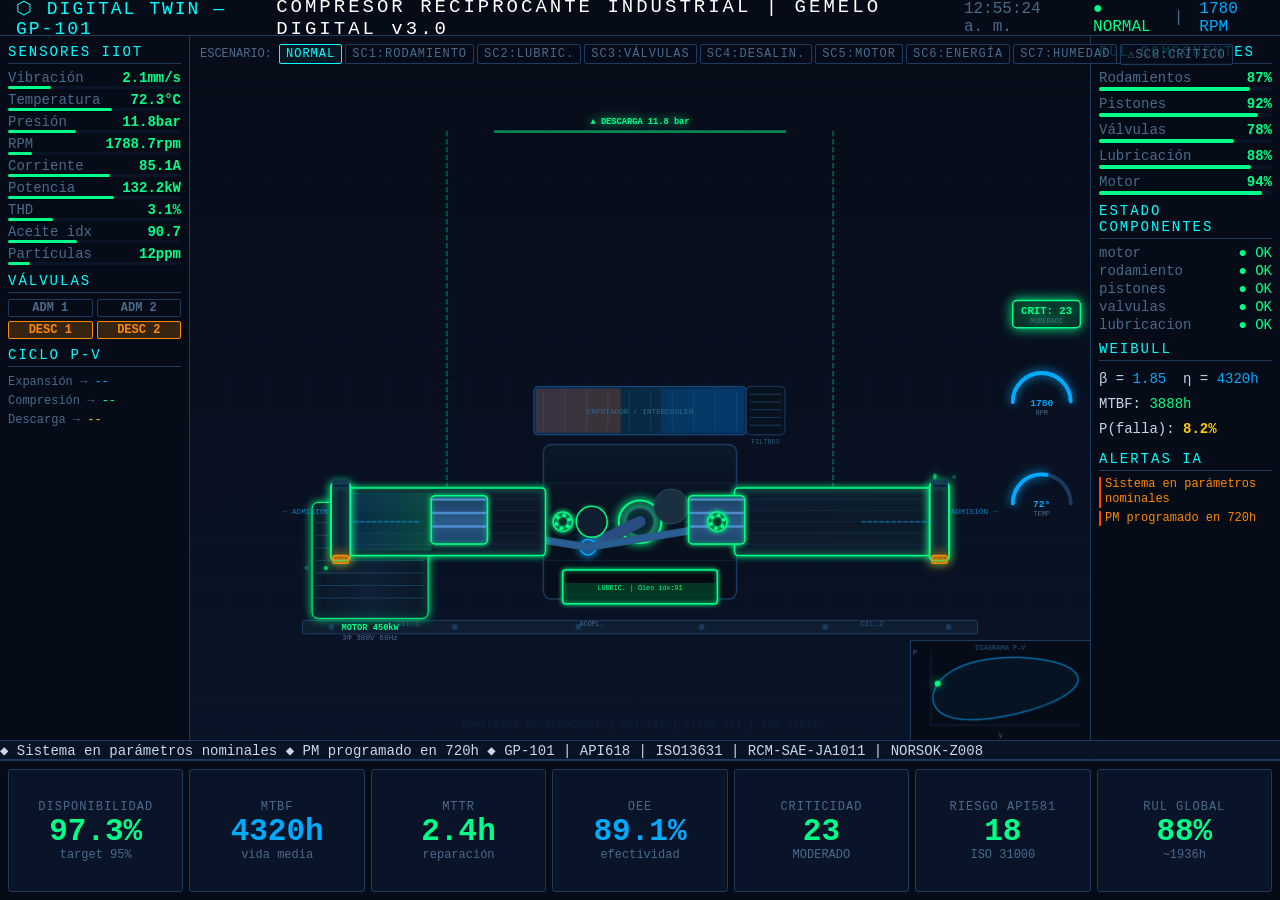
<file: pages/Compressor.html>
<!DOCTYPE html>
<html lang="es">
<head>
<meta charset="UTF-8">
<style>
*{margin:0;padding:0;box-sizing:border-box;font-family:'Courier New',monospace}
body{background:#060c18;color:#c8d8e8;overflow:hidden;width:100%;height:100vh}
canvas{display:block}
#ui{position:absolute;top:0;left:0;right:0;bottom:0;pointer-events:none}

/* Header */
#header{position:absolute;top:0;left:0;right:0;height:36px;background:rgba(6,12,24,0.95);border-bottom:1px solid #1e3a5f;display:flex;align-items:center;justify-content:space-between;padding:0 16px;pointer-events:all}
.logo{color:#00ffff;font-size:18px;letter-spacing:2px}
.htitle{color:#fff;font-size:19px;letter-spacing:3px}
.hright{display:flex;gap:16px;align-items:center;font-size:16px}

/* Side panels */
#left-panel{position:absolute;top:36px;left:0;width:190px;bottom:140px;background:rgba(6,12,24,0.92);border-right:1px solid #1e3a5f;padding:8px;overflow-y:auto;pointer-events:all}
#right-panel{position:absolute;top:36px;right:0;width:190px;bottom:140px;background:rgba(6,12,24,0.92);border-left:1px solid #1e3a5f;padding:8px;overflow-y:auto;pointer-events:all}
#bottom-panel{position:absolute;bottom:0;left:0;right:0;height:140px;background:rgba(6,12,24,0.95);border-top:1px solid #1e3a5f;padding:8px;display:grid;grid-template-columns:repeat(7,1fr);gap:6px;pointer-events:all}

.ptitle{color:#00ffff;font-size:14px;letter-spacing:2px;border-bottom:1px solid #1e3a5f;padding-bottom:3px;margin-bottom:6px;text-transform:uppercase}
.prow{display:flex;justify-content:space-between;font-size:14px;margin-bottom:3px;line-height:1.4}
.plabel{color:#4a6a8a}
.pval{font-weight:bold}
.ok{color:#00ff88}.warn{color:#ffcc00}.crit{color:#ff2244}.blue{color:#00aaff}.purple{color:#aa44ff}

/* KPI cards */
.kpi-card{background:#0a1428;border:1px solid #1e3a5f;border-radius:3px;padding:6px;text-align:center;display:flex;flex-direction:column;justify-content:center}
.kpi-label{font-size:12px;color:#4a6a8a;letter-spacing:1px;text-transform:uppercase;margin-bottom:2px}
.kpi-val{font-size:31px;font-weight:bold;line-height:1}
.kpi-sub{font-size:12px;color:#4a6a8a;margin-top:1px}

/* Gauge */
.gauge-wrap{margin-bottom:8px}
.gauge-label{font-size:14px;color:#4a6a8a;display:flex;justify-content:space-between;margin-bottom:2px}
.gauge-track{height:5px;background:#0a1428;border-radius:3px;overflow:hidden}
.gauge-fill{height:100%;border-radius:3px;transition:width 0.3s}

/* Valve indicator */
.valve-row{display:flex;gap:4px;margin-bottom:4px}
.valve-box{flex:1;height:18px;border-radius:2px;display:flex;align-items:center;justify-content:center;font-size:12px;font-weight:bold;transition:all 0.1s;border:1px solid #1e3a5f}

/* Scenario buttons */
#sc-panel{position:absolute;top:40px;left:196px;right:196px;height:28px;display:flex;gap:3px;align-items:center;padding:0 4px;pointer-events:all;z-index:10}
.sc-btn{background:rgba(6,12,24,0.8);border:1px solid #1e3a5f;color:#4a6a8a;font-size:12px;padding:2px 6px;cursor:pointer;border-radius:2px;font-family:'Courier New',monospace;letter-spacing:1px;transition:all 0.2s;white-space:nowrap}
.sc-btn:hover,.sc-btn.active{border-color:#00ffff;color:#00ffff;background:rgba(0,255,255,0.05)}
.sc-btn.crit.active{border-color:#ff2244;color:#ff2244;background:rgba(255,34,68,0.08)}

/* Alert ticker */
#ticker{position:absolute;bottom:140px;left:0;right:0;height:20px;background:rgba(10,20,40,0.95);border-top:1px solid #1e3a5f;border-bottom:1px solid #1e3a5f;overflow:hidden;display:flex;align-items:center;pointer-events:none}
#ticker-inner{display:flex;gap:40px;white-space:nowrap;font-size:14px;animation:ticker 30s linear infinite}
@keyframes ticker{from{transform:translateX(100vw)}to{transform:translateX(-100%)}}

/* Canvas area */
#canvas-wrap{position:absolute;top:64px;left:190px;right:190px;bottom:160px}

/* PV Diagram */
#pv-canvas{position:absolute;bottom:0;right:0;width:180px;height:100px;border-top:1px solid #1e3a5f;border-left:1px solid #1e3a5f;background:rgba(6,12,24,0.8)}
</style>
</head>
<body>

<!-- Header -->
<div id="header">
  <div class="logo">⬡ DIGITAL TWIN — GP-101</div>
  <div class="htitle">COMPRESOR RECIPROCANTE INDUSTRIAL | GEMELO DIGITAL v3.0</div>
  <div class="hright">
    <span id="clock" style="color:#4a6a8a"></span>
    <span id="mode-badge" style="color:#00ff88;font-size:16px">● NORMAL</span>
    <span style="color:#4a6a8a">|</span>
    <span id="rpm-display" style="color:#00aaff">1780 RPM</span>
  </div>
</div>

<!-- Scenario bar -->
<div id="sc-panel">
  <span style="font-size:12px;color:#4a6a8a;margin-right:4px">ESCENARIO:</span>
</div>

<!-- Canvas -->
<div id="canvas-wrap">
  <canvas id="main-canvas"></canvas>
  <canvas id="pv-canvas"></canvas>
</div>

<!-- Left panel -->
<div id="left-panel">
  <div class="ptitle">Sensores IIoT</div>
  <div id="sensor-rows"></div>
  <div class="ptitle" style="margin-top:8px">Válvulas</div>
  <div class="valve-row">
    <div class="valve-box" id="v-adm1">ADM 1</div>
    <div class="valve-box" id="v-adm2">ADM 2</div>
  </div>
  <div class="valve-row">
    <div class="valve-box" id="v-desc1">DESC 1</div>
    <div class="valve-box" id="v-desc2">DESC 2</div>
  </div>
  <div class="ptitle" style="margin-top:8px">Ciclo P-V</div>
  <div style="font-size:12px;color:#4a6a8a;line-height:1.6">
    <div>Expansión → <span class="blue" id="pv-exp">--</span></div>
    <div>Compresión → <span class="ok" id="pv-comp">--</span></div>
    <div>Descarga → <span class="warn" id="pv-disc">--</span></div>
  </div>
</div>

<!-- Right panel -->
<div id="right-panel">
  <div class="ptitle">RUL Componentes</div>
  <div id="rul-rows"></div>
  <div class="ptitle" style="margin-top:8px">Estado Componentes</div>
  <div id="comp-status"></div>
  <div class="ptitle" style="margin-top:8px">Weibull</div>
  <div id="weibull-info"></div>
  <div class="ptitle" style="margin-top:8px">Alertas IA</div>
  <div id="alerts-mini"></div>
</div>

<!-- Ticker -->
<div id="ticker"><div id="ticker-inner"></div></div>

<!-- Bottom KPIs -->
<div id="bottom-panel">
  <div class="kpi-card"><div class="kpi-label">Disponibilidad</div><div class="kpi-val ok" id="k-disp">97.3%</div><div class="kpi-sub">target 95%</div></div>
  <div class="kpi-card"><div class="kpi-label">MTBF</div><div class="kpi-val blue" id="k-mtbf">4320h</div><div class="kpi-sub">vida media</div></div>
  <div class="kpi-card"><div class="kpi-label">MTTR</div><div class="kpi-val ok" id="k-mttr">2.4h</div><div class="kpi-sub">reparación</div></div>
  <div class="kpi-card"><div class="kpi-label">OEE</div><div class="kpi-val blue" id="k-oee">89.1%</div><div class="kpi-sub">efectividad</div></div>
  <div class="kpi-card"><div class="kpi-label">Criticidad</div><div class="kpi-val" id="k-crit" style="color:#ffcc00">23</div><div class="kpi-sub" id="k-crit-lv">MODERADO</div></div>
  <div class="kpi-card"><div class="kpi-label">Riesgo API581</div><div class="kpi-val" id="k-risk" style="color:#ffcc00">18</div><div class="kpi-sub">ISO 31000</div></div>
  <div class="kpi-card"><div class="kpi-label">RUL Global</div><div class="kpi-val" id="k-rul" style="color:#00ff88">78%</div><div class="kpi-sub" id="k-rul-h">~1840h</div></div>
</div>

<script>
// ===== CANVAS SETUP =====
const wrap = document.getElementById('canvas-wrap');
const canvas = document.getElementById('main-canvas');
const pvCanvas = document.getElementById('pv-canvas');
const ctx = canvas.getContext('2d');
const pvCtx = pvCanvas.getContext('2d');

function resize(){
  canvas.width = wrap.clientWidth;
  canvas.height = wrap.clientHeight;
}
resize();
window.addEventListener('resize', resize);

// ===== SCENARIOS =====
const scenarios = [
  {id:0,name:'NORMAL',mode:'ok',speed:1.0,
   s:{vib:2.1,temp:72,pres:11.8,rpm:1780,curr:85,pow:132,thd:3.1,oil:91,metal:12},
   rul:{rod:87,piston:92,valve:78,lub:88,motor:94},
   crit:23,risk:18,beta:1.85,eta:4320,pfail:8.2,
   alerts:['Sistema en parámetros nominales','PM programado en 720h'],
   comp:{motor:'OK',rodamiento:'OK',pistones:'OK',valvulas:'OK',lubricacion:'OK'},
   vibAmp:2,tempColor:'#00aaff',smokeColor:'rgba(100,180,255,0.15)',bearingNoise:0},
  {id:1,name:'SC1:RODAMIENTO',mode:'warn',speed:0.98,
   s:{vib:5.8,temp:84,pres:11.5,rpm:1775,curr:91,pow:138,thd:3.4,oil:88,metal:28},
   rul:{rod:42,piston:88,valve:75,lub:82,motor:90},
   crit:52,risk:45,beta:2.1,eta:2800,pfail:18.5,
   alerts:['⚠ VIBRACIÓN: 5.8mm/s > límite 4.5','⚠ Partículas: 28ppm > 20ppm'],
   comp:{motor:'OK',rodamiento:'WARN',pistones:'OK',valvulas:'OK',lubricacion:'WARN'},
   vibAmp:7,tempColor:'#ffcc00',smokeColor:'rgba(255,200,50,0.1)',bearingNoise:3},
  {id:2,name:'SC2:LUBRIC.',mode:'warn',speed:0.99,
   s:{vib:3.2,temp:89,pres:11.6,rpm:1782,curr:88,pow:135,thd:3.2,oil:61,metal:52},
   rul:{rod:65,piston:85,valve:72,lub:28,motor:88},
   crit:58,risk:51,beta:2.4,eta:1800,pfail:32.1,
   alerts:['⚠ ACEITE degradado: idx 61','⛔ Partículas: 52ppm CRÍTICO'],
   comp:{motor:'OK',rodamiento:'WARN',pistones:'OK',valvulas:'OK',lubricacion:'CRIT'},
   vibAmp:4,tempColor:'#ff8800',smokeColor:'rgba(255,140,0,0.15)',bearingNoise:1},
  {id:3,name:'SC3:VÁLVULAS',mode:'high',speed:0.95,
   s:{vib:3.8,temp:82,pres:9.1,rpm:1785,curr:98,pow:152,thd:4.1,oil:85,metal:18},
   rul:{rod:81,piston:79,valve:31,lub:80,motor:85},
   crit:67,risk:62,beta:1.6,eta:900,pfail:45.8,
   alerts:['⛔ PRESIÓN BAJA: 9.1bar (-24%)','⛔ VÁLVULA DESCARGA DAÑADA'],
   comp:{motor:'WARN',rodamiento:'OK',pistones:'WARN',valvulas:'CRIT',lubricacion:'OK'},
   vibAmp:5,tempColor:'#ffcc00',smokeColor:'rgba(255,100,0,0.12)',bearingNoise:0},
  {id:4,name:'SC4:DESALIN.',mode:'high',speed:0.97,
   s:{vib:8.2,temp:79,pres:11.7,rpm:1776,curr:94,pow:145,thd:4.8,oil:84,metal:22},
   rul:{rod:38,piston:82,valve:74,lub:78,motor:87},
   crit:71,risk:65,beta:2.8,eta:1200,pfail:38.2,
   alerts:['⛔ VIBRACIÓN AXIAL: 8.2mm/s','⛔ RIESGO FALLA ACOPLAMIENTO'],
   comp:{motor:'OK',rodamiento:'CRIT',pistones:'OK',valvulas:'OK',lubricacion:'OK'},
   vibAmp:12,tempColor:'#ff8800',smokeColor:'rgba(200,100,255,0.1)',bearingNoise:6},
  {id:5,name:'SC5:MOTOR',mode:'high',speed:0.93,
   s:{vib:3.1,temp:108,pres:11.9,rpm:1771,curr:115,pow:168,thd:5.2,oil:79,metal:15},
   rul:{rod:78,piston:80,valve:73,lub:74,motor:22},
   crit:78,risk:72,beta:3.1,eta:800,pfail:55.3,
   alerts:['⛔ TEMP MOTOR: 108°C > 85°C MAX','⛔ SOBRECORRIENTE: 115A > 85A nom'],
   comp:{motor:'CRIT',rodamiento:'OK',pistones:'OK',valvulas:'OK',lubricacion:'WARN'},
   vibAmp:3,tempColor:'#ff2244',smokeColor:'rgba(255,50,50,0.2)',bearingNoise:0},
  {id:6,name:'SC6:ENERGÍA',mode:'warn',speed:0.96,
   s:{vib:3.3,temp:76,pres:11.6,rpm:1758,curr:89,pow:134,thd:12.8,oil:87,metal:14},
   rul:{rod:82,piston:85,valve:76,lub:84,motor:78},
   crit:44,risk:38,beta:1.75,eta:3800,pfail:11.4,
   alerts:['⚠ THD: 12.8% > IEEE519 5%','⚠ VOLTAJE: 368V (-3.2% nominal)'],
   comp:{motor:'WARN',rodamiento:'OK',pistones:'OK',valvulas:'OK',lubricacion:'OK'},
   vibAmp:3,tempColor:'#00aaff',smokeColor:'rgba(100,100,255,0.1)',bearingNoise:0},
  {id:7,name:'SC7:HUMEDAD',mode:'warn',speed:0.99,
   s:{vib:2.8,temp:78,pres:11.7,rpm:1779,curr:86,pow:133,thd:3.3,oil:58,metal:38},
   rul:{rod:71,piston:83,valve:74,lub:35,motor:86},
   crit:55,risk:48,beta:2.2,eta:2200,pfail:22.7,
   alerts:['⛔ HUMEDAD ACEITE: 8.4%','⚠ Partículas: 38ppm corrosión'],
   comp:{motor:'OK',rodamiento:'WARN',pistones:'WARN',valvulas:'OK',lubricacion:'CRIT'},
   vibAmp:3,tempColor:'#00aaff',smokeColor:'rgba(0,200,200,0.1)',bearingNoise:0},
  {id:8,name:'⚠SC8:CRÍTICO',mode:'crit',speed:0.72,
   s:{vib:18.5,temp:126,pres:5.2,rpm:1620,curr:142,pow:188,thd:18.2,oil:21,metal:185},
   rul:{rod:4,piston:8,valve:3,lub:2,motor:7},
   crit:96,risk:94,beta:4.2,eta:120,pfail:98.1,
   alerts:['🔴 VIBRACIÓN EXTREMA: 18.5mm/s','🔴 TEMP: 126°C RIESGO INCENDIO','🔴 RUL < 5% — PARAR AHORA'],
   comp:{motor:'CRIT',rodamiento:'CRIT',pistones:'CRIT',valvulas:'CRIT',lubricacion:'CRIT'},
   vibAmp:22,tempColor:'#ff2244',smokeColor:'rgba(255,0,0,0.25)',bearingNoise:10}
];

let sc = scenarios[0];
let angle = 0;
let frame = 0;
let pvHistory = [];
const N = 2; // cylinders

// ===== KINEMATICS =====
// Slider-crank mechanism: piston position as function of crank angle
function pistonPos(theta, R, L) {
  // R = crank radius, L = connecting rod length
  return R * Math.cos(theta) + Math.sqrt(L*L - R*R * Math.sin(theta)*Math.sin(theta));
}

// ===== COLOR HELPERS =====
function compColor(status){
  return status==='OK'?'#00ff88':status==='WARN'?'#ffcc00':status==='CRIT'?'#ff2244':'#00aaff';
}
function modeColor(m){
  return m==='ok'?'#00ff88':m==='warn'?'#ffcc00':m==='high'?'#ff8800':'#ff2244';
}

// ===== DRAW HELPERS =====
function drawRoundRect(c,x,y,w,h,r,fill,stroke,sw){
  c.beginPath();c.roundRect(x,y,w,h,r);
  if(fill){c.fillStyle=fill;c.fill();}
  if(stroke){c.strokeStyle=stroke;c.lineWidth=sw||1;c.stroke();}
}
function glow(c,col,size){c.shadowColor=col;c.shadowBlur=size;}
function noGlow(c){c.shadowBlur=0;}

// ===== MAIN DRAW =====
function draw() {
  const W = canvas.width, H = canvas.height;
  ctx.clearRect(0,0,W,H);

  // Background
  const bgGrad = ctx.createLinearGradient(0,0,0,H);
  bgGrad.addColorStop(0,'#060c18');
  bgGrad.addColorStop(1,'#0a1428');
  ctx.fillStyle = bgGrad;
  ctx.fillRect(0,0,W,H);

  // Grid
  ctx.strokeStyle='rgba(0,100,180,0.08)';ctx.lineWidth=0.5;
  for(let x=0;x<W;x+=40){ctx.beginPath();ctx.moveTo(x,0);ctx.lineTo(x,H);ctx.stroke();}
  for(let y=0;y<H;y+=40){ctx.beginPath();ctx.moveTo(0,y);ctx.lineTo(W,y);ctx.stroke();}

  // ========= COMPRESSOR LAYOUT =========
  const cx = W/2;
  const baseY = H * 0.82;
  const scale = Math.min(W,H) / 700;

  // Crankshaft geometry
  const R = 60 * scale;   // crank radius
  const L = 160 * scale;  // connecting rod length
  const crankX = cx;
  const crankY = baseY - 100*scale;

  // Vibration noise
  const vibNoise = sc.vibAmp * (Math.random()-0.5) * 0.4 * scale;
  const vibX = sc.mode==='crit' ? vibNoise*Math.sin(frame*0.8) : 0;

  // ---- PLATFORM / BASE ----
  const baseW = W * 0.75;
  const baseX = cx - baseW/2;
  drawRoundRect(ctx, baseX, baseY+2, baseW, 14*scale, 2, '#0f1e30','#1e3a5f',1);
  // Platform bolts
  for(let i=0;i<6;i++){
    const bx = baseX + 30*scale + i*(baseW-60*scale)/5;
    ctx.fillStyle='#1a3a5f';ctx.beginPath();ctx.arc(bx,baseY+9*scale,3*scale,0,Math.PI*2);ctx.fill();
  }

  // ---- MOTOR ELECTRICO (left) ----
  const mX = baseX + 10*scale, mY = baseY - 120*scale, mW = 120*scale, mH = 120*scale;
  const motorColor = compColor(sc.comp.motor);
  // Motor body
  const mGrad = ctx.createLinearGradient(mX,mY,mX+mW,mY);
  mGrad.addColorStop(0,'#0a1828');mGrad.addColorStop(0.5,'#0f2035');mGrad.addColorStop(1,'#0a1828');
  glow(ctx,motorColor,sc.comp.motor==='CRIT'?20:8);
  drawRoundRect(ctx,mX,mY,mW,mH,6,mGrad,motorColor,sc.comp.motor==='CRIT'?2:1);
  noGlow(ctx);
  // Motor cooling fins
  ctx.strokeStyle='#1a3a5a';ctx.lineWidth=1;
  for(let i=0;i<8;i++){
    const fy = mY+8*scale+i*13*scale;
    if(fy < mY+mH-8*scale){ctx.beginPath();ctx.moveTo(mX+4,fy);ctx.lineTo(mX+mW-4,fy);ctx.stroke();}
  }
  // Motor shaft
  ctx.fillStyle='#2a4a6a';
  ctx.fillRect(mX+mW, crankY-5*scale, 30*scale, 10*scale);
  // Label
  ctx.fillStyle=motorColor;ctx.font=`bold ${9*scale}px Courier New`;ctx.textAlign='center';
  ctx.fillText('MOTOR 450kW',mX+mW/2,mY+mH+12*scale);
  ctx.fillStyle='#4a6a8a';ctx.font=`${8*scale}px Courier New`;
  ctx.fillText('3Φ 380V 60Hz',mX+mW/2,mY+mH+22*scale);
  // Status dot
  glow(ctx,motorColor,15);
  ctx.fillStyle=motorColor;ctx.beginPath();ctx.arc(mX+mW-8*scale,mY+8*scale,5*scale,0,Math.PI*2);ctx.fill();
  noGlow(ctx);
  // Temperature glow on motor if overheating
  if(sc.comp.motor==='CRIT'){
    ctx.fillStyle='rgba(255,50,0,0.1)';
    ctx.beginPath();ctx.roundRect(mX,mY,mW,mH,6);ctx.fill();
  }

  // ---- CRANKCASE ----
  const ccX = cx - 100*scale, ccY = crankY - 80*scale, ccW = 200*scale, ccH = 160*scale;
  const ccGrad = ctx.createLinearGradient(ccX,ccY,ccX,ccY+ccH);
  ccGrad.addColorStop(0,'#0a1828');ccGrad.addColorStop(1,'#060c18');
  drawRoundRect(ctx,ccX+vibX,ccY,ccW,ccH,8,ccGrad,'#1a3a5f',1.5);
  // Crankcase ribbing
  ctx.strokeStyle='#0f2035';ctx.lineWidth=1;
  for(let i=1;i<4;i++){ctx.beginPath();ctx.moveTo(ccX+vibX,ccY+i*ccH/4);ctx.lineTo(ccX+vibX+ccW,ccY+i*ccH/4);ctx.stroke();}

  // ---- CRANKSHAFT ----
  const theta = angle; // crank angle
  const crankPinX = crankX + vibX + R * Math.cos(theta);
  const crankPinY = crankY + R * Math.sin(theta);

  // Main bearing (center)
  glow(ctx,compColor(sc.comp.rodamiento),10);
  ctx.fillStyle='#1a2a3a';ctx.beginPath();ctx.arc(crankX+vibX,crankY,22*scale,0,Math.PI*2);ctx.fill();
  ctx.strokeStyle=compColor(sc.comp.rodamiento);ctx.lineWidth=2;ctx.stroke();
  ctx.fillStyle='#0a1428';ctx.beginPath();ctx.arc(crankX+vibX,crankY,14*scale,0,Math.PI*2);ctx.fill();
  ctx.strokeStyle='#2a4a6a';ctx.lineWidth=1.5;ctx.stroke();
  noGlow(ctx);

  // Crank web (arm)
  ctx.strokeStyle='#2a4a7a';ctx.lineWidth=12*scale;ctx.lineCap='round';
  ctx.beginPath();ctx.moveTo(crankX+vibX,crankY);ctx.lineTo(crankPinX,crankPinY);ctx.stroke();
  // Crank web highlight
  ctx.strokeStyle='rgba(40,80,140,0.5)';ctx.lineWidth=8*scale;
  ctx.beginPath();ctx.moveTo(crankX+vibX,crankY);ctx.lineTo(crankPinX,crankPinY);ctx.stroke();

  // Counter weight (opposite)
  const cwX = crankX + vibX - R*0.6*Math.cos(theta);
  const cwY = crankY - R*0.6*Math.sin(theta);
  ctx.fillStyle='#1a3040';ctx.strokeStyle='#2a4a6a';ctx.lineWidth=1;
  ctx.beginPath();ctx.arc(cwX,cwY,18*scale,0,Math.PI*2);ctx.fill();ctx.stroke();

  // Crank pin
  glow(ctx,'#00aaff',8);
  ctx.fillStyle='#1a4a7a';ctx.beginPath();ctx.arc(crankPinX,crankPinY,8*scale,0,Math.PI*2);ctx.fill();
  ctx.strokeStyle='#00aaff';ctx.lineWidth=1.5;ctx.stroke();
  noGlow(ctx);

  // ---- CYLINDERS (2, horizontal opposed) ----
  const cylOffsets = [-1, 1]; // left, right
  const cylY_center = crankY;
  const cylLen = 200 * scale;
  const cylH = 70 * scale;
  const pistonH = 50 * scale;
  const pistonW = 58 * scale;

  cylOffsets.forEach((side,ci) => {
    const cylX0 = crankX + vibX + side * (100*scale); // cylinder start from crank center
    const cylEnd = crankX + vibX + side * (100*scale + cylLen);
    const cylTop = cylY_center - cylH/2;

    // Connecting rod geometry (for this cylinder)
    const pistonTheta = ci===0 ? theta : theta + Math.PI; // opposed
    const pPos = pistonPos(pistonTheta, R, L);
    const pistonCenter = crankX + vibX + side * (100*scale + R + (L - pPos));
    const pistonX = pistonCenter - side * pistonW/2;

    // Connecting rod
    const conRodStartX = crankPinX;
    const conRodStartY = crankPinY;
    const conRodEndX = pistonCenter;
    const conRodEndY = cylY_center;
    ctx.strokeStyle='#2a5a8a';ctx.lineWidth=8*scale;ctx.lineCap='round';
    ctx.beginPath();ctx.moveTo(conRodStartX,conRodStartY);ctx.lineTo(conRodEndX,conRodEndY);ctx.stroke();
    ctx.strokeStyle='rgba(40,100,160,0.4)';ctx.lineWidth=4*scale;
    ctx.beginPath();ctx.moveTo(conRodStartX,conRodStartY);ctx.lineTo(conRodEndX,conRodEndY);ctx.stroke();
    // Wrist pin
    ctx.fillStyle='#3a6a9a';ctx.beginPath();ctx.arc(conRodEndX,conRodEndY,5*scale,0,Math.PI*2);ctx.fill();

    // Cylinder bore (inner)
    const boreDir = side;
    const boreX1 = crankX + vibX + side*100*scale;
    const boreX2 = crankX + vibX + side*(100*scale + cylLen);
    ctx.fillStyle='#040810';
    ctx.fillRect(Math.min(boreX1,boreX2), cylTop+5*scale, cylLen, cylH-10*scale);

    // Cylinder walls (outer)
    const cylColor = compColor(sc.comp.pistones);
    const cylGrad = ctx.createLinearGradient(0,cylTop,0,cylTop+cylH);
    cylGrad.addColorStop(0,'#0f1e30');cylGrad.addColorStop(0.5,'#0a1525');cylGrad.addColorStop(1,'#0f1e30');
    glow(ctx,cylColor,6);
    drawRoundRect(ctx, Math.min(boreX1,boreX2)-2, cylTop, cylLen+4, cylH, 4, cylGrad, cylColor, 1.5);
    noGlow(ctx);
    // Cylinder liner detail
    ctx.strokeStyle='#1a3050';ctx.lineWidth=0.5;
    for(let i=1;i<6;i++){
      const ly = cylTop + i*cylH/6;
      ctx.beginPath();ctx.moveTo(Math.min(boreX1,boreX2),ly);ctx.lineTo(Math.max(boreX1,boreX2),ly);ctx.stroke();
    }

    // Determine piston left edge
    const px = side===1 ? pistonCenter - pistonW : pistonCenter;

    // Piston
    const pistColor = compColor(sc.comp.pistones);
    const pGrad = ctx.createLinearGradient(0,cylTop+5*scale,0,cylTop+cylH-5*scale);
    pGrad.addColorStop(0,'#1a3a5a');pGrad.addColorStop(0.5,'#2a5a8a');pGrad.addColorStop(1,'#1a3a5a');
    glow(ctx,pistColor,sc.comp.pistones==='CRIT'?15:5);
    drawRoundRect(ctx, px, cylTop+8*scale, pistonW, pistonH, 4, pGrad, pistColor, 1.5);
    noGlow(ctx);
    // Piston rings (3)
    ctx.strokeStyle='rgba(100,180,255,0.6)';ctx.lineWidth=2.5;
    for(let r=0;r<3;r++){
      const ry = cylTop+12*scale + r*14*scale;
      ctx.beginPath();ctx.moveTo(px+2,ry);ctx.lineTo(px+pistonW-2,ry);ctx.stroke();
    }

    // Cylinder head
    const headX = side===1 ? Math.max(boreX1,boreX2) : Math.min(boreX1,boreX2)-20*scale;
    const headColor = compColor(sc.comp.valvulas);
    glow(ctx,headColor,8);
    drawRoundRect(ctx, headX, cylTop-5*scale, 20*scale, cylH+10*scale, 4, '#0f1e30', headColor, 2);
    noGlow(ctx);

    // --- VALVES (animated) ---
    // Intake valve opens when piston moves away from head (expansion)
    const expansion = side===1 ? Math.sin(pistonTheta) > 0 : Math.sin(pistonTheta) < 0;
    const discharge = side===1 ? Math.sin(pistonTheta) < 0 : Math.sin(pistonTheta) > 0;
    const valveOpenAdm = expansion && sc.comp.valvulas!=='CRIT';
    const valveOpenDesc = discharge || (sc.comp.valvulas==='CRIT' && Math.random()>0.5);

    // Intake valve (top)
    const viy = cylTop - 8*scale;
    const vic = valveOpenAdm ? '#00ff88' : '#1a3a5a';
    glow(ctx,vic,valveOpenAdm?12:0);
    ctx.fillStyle=valveOpenAdm?'rgba(0,255,136,0.3)':'rgba(10,30,60,0.8)';
    ctx.strokeStyle=vic;ctx.lineWidth=1.5;
    ctx.beginPath();ctx.roundRect(headX+2,viy,16*scale,8*scale,2);ctx.fill();ctx.stroke();
    ctx.fillStyle=vic;ctx.font=`${6*scale}px Courier New`;ctx.textAlign='center';
    ctx.fillText('ADM',headX+10*scale,viy+5*scale);
    noGlow(ctx);

    // Discharge valve (bottom)
    const vdy = cylTop + cylH;
    const vdc = valveOpenDesc ? (sc.comp.valvulas==='CRIT'?'#ff2244':'#ff8800') : '#1a3a5a';
    glow(ctx,vdc,valveOpenDesc?12:0);
    ctx.fillStyle=valveOpenDesc?'rgba(255,136,0,0.3)':'rgba(10,30,60,0.8)';
    ctx.strokeStyle=vdc;ctx.lineWidth=1.5;
    ctx.beginPath();ctx.roundRect(headX+2,vdy,16*scale,8*scale,2);ctx.fill();ctx.stroke();
    ctx.fillStyle=vdc;ctx.font=`${6*scale}px Courier New`;ctx.textAlign='center';
    ctx.fillText('DESC',headX+10*scale,vdy+5*scale);
    noGlow(ctx);

    // Valve update for UI
    if(ci===0){
      updateValveUI(valveOpenAdm,valveOpenDesc,0);
    } else {
      updateValveUI(valveOpenAdm,valveOpenDesc,1);
    }

    // --- COMPRESSED GAS VISUALIZATION ---
    // Gas in cylinder (between piston and head)
    const gasX = side===1 ? pistonCenter : headX+20*scale;
    const gasW = side===1 ? headX - pistonCenter : pistonCenter - headX - 20*scale;
    if(gasW > 2){
      const compression = 1 - Math.abs(gasW) / (cylLen*0.8);
      const alpha = 0.05 + compression*0.2;
      const gasGrad = ctx.createLinearGradient(gasX,0,gasX+gasW,0);
      gasGrad.addColorStop(0,`rgba(0,170,255,${alpha})`);
      gasGrad.addColorStop(1,`rgba(0,255,136,${alpha*1.5})`);
      ctx.fillStyle=gasGrad;
      ctx.fillRect(Math.min(gasX,gasX+gasW),cylTop+5*scale,Math.abs(gasW),cylH-10*scale);
    }

    // --- DISCHARGE PIPE ---
    if(valveOpenDesc){
      // Animated flow particles
      const pipeY = side===1 ? cylTop-12*scale : cylTop+cylH+12*scale;
      for(let p=0;p<3;p++){
        const frac = ((frame*2 + p*30) % 60) / 60;
        const fx = headX + side*frac*40*scale;
        const fy = pipeY + (Math.random()-0.5)*3;
        glow(ctx,'#00ff88',6);
        ctx.fillStyle=`rgba(0,255,136,${0.6-frac*0.5})`;
        ctx.beginPath();ctx.arc(fx,fy,2*scale,0,Math.PI*2);ctx.fill();
        noGlow(ctx);
      }
    }

    // Cylinder label
    ctx.fillStyle='#2a5a8a';ctx.font=`${8*scale}px Courier New`;ctx.textAlign='center';
    ctx.fillText(`CIL.${ci+1}`, crankX+vibX+side*240*scale, baseY+8*scale);
  });

  // ---- ACOPLAMIENTO (coupling between motor and crankshaft) ----
  const coupX = mX + 120*scale;
  const coupY = crankY - 12*scale;
  const coupColor = compColor(sc.comp.rodamiento);
  // Flexible coupling elements
  for(let i=0;i<6;i++){
    const ca = (i/6)*Math.PI*2 + angle*2;
    const ex = (crankX+vibX - 50*scale) + Math.cos(ca)*12*scale;
    const ey = crankY + Math.sin(ca)*12*scale;
    glow(ctx,coupColor,5);
    ctx.fillStyle=i%2===0?'#1a4a7a':'#2a6a9a';
    ctx.beginPath();ctx.arc(ex,ey,4*scale,0,Math.PI*2);ctx.fill();
    noGlow(ctx);
  }
  ctx.fillStyle='#0f1e30';ctx.strokeStyle=coupColor;ctx.lineWidth=1.5;
  ctx.beginPath();ctx.arc(crankX+vibX-50*scale,crankY,16*scale,0,Math.PI*2);ctx.fill();ctx.stroke();
  ctx.fillStyle='#4a6a8a';ctx.font=`${7*scale}px Courier New`;ctx.textAlign='center';
  ctx.fillText('ACOPL.',crankX+vibX-50*scale,baseY+8*scale);

  // ---- LUBRICACION (sump below crankcase) ----
  const lubColor = compColor(sc.comp.lubricacion);
  const sumpX = ccX+vibX+20*scale, sumpY = crankY+50*scale, sumpW = ccW-40*scale, sumpH = 35*scale;
  glow(ctx,lubColor,sc.comp.lubricacion==='CRIT'?12:4);
  drawRoundRect(ctx,sumpX,sumpY,sumpW,sumpH,3,'#040810',lubColor,1.5);
  noGlow(ctx);
  // Oil level
  const oilPct = sc.rul.lub / 100;
  const oilH = sumpH * 0.7;
  const oilGrad = ctx.createLinearGradient(0,sumpY+sumpH-oilH,0,sumpY+sumpH);
  oilGrad.addColorStop(0,`rgba(0,180,80,${oilPct*0.3})`);
  oilGrad.addColorStop(1,`rgba(0,255,136,${oilPct*0.2})`);
  ctx.fillStyle=oilGrad;
  ctx.fillRect(sumpX+2,sumpY+sumpH-oilH*oilPct,sumpW-4,oilH*oilPct);
  // Oil particles animation
  if(sc.comp.lubricacion==='CRIT'){
    for(let p=0;p<4;p++){
      const px2 = sumpX + Math.random()*sumpW;
      const py2 = sumpY + Math.random()*sumpH;
      ctx.fillStyle='rgba(255,80,0,0.4)';
      ctx.beginPath();ctx.arc(px2,py2,1.5*scale,0,Math.PI*2);ctx.fill();
    }
  }
  ctx.fillStyle=lubColor;ctx.font=`${7*scale}px Courier New`;ctx.textAlign='center';
  ctx.fillText(`LUBRIC. | Óleo idx:${sc.s.oil}`,sumpX+sumpW/2,sumpY+sumpH/2+3*scale);

  // ---- ENFRIADOR (intercooler, top) ----
  const icX = ccX+vibX-10*scale, icY = ccY-60*scale, icW = ccW+20*scale, icH = 50*scale;
  const coolGrad = ctx.createLinearGradient(icX,icY,icX+icW,icY);
  coolGrad.addColorStop(0,'rgba(0,100,200,0.3)');coolGrad.addColorStop(0.5,'rgba(0,170,255,0.15)');coolGrad.addColorStop(1,'rgba(0,100,200,0.3)');
  drawRoundRect(ctx,icX,icY,icW,icH,4,'#08121f','#1a4a7a',1);
  ctx.fillStyle=coolGrad;ctx.beginPath();ctx.roundRect(icX,icY,icW,icH,4);ctx.fill();
  // Cooling tubes
  ctx.strokeStyle='#1a3a6a';ctx.lineWidth=1;
  for(let i=0;i<10;i++){
    const tx = icX+10*scale + i*(icW-20*scale)/9;
    ctx.beginPath();ctx.moveTo(tx,icY+5*scale);ctx.lineTo(tx,icY+icH-5*scale);ctx.stroke();
  }
  // Hot side indicator
  ctx.fillStyle='rgba(255,80,0,0.2)';ctx.fillRect(icX+2,icY+2,icW*0.4,icH-4);
  // Cold side indicator
  ctx.fillStyle='rgba(0,100,200,0.2)';ctx.fillRect(icX+icW*0.6,icY+2,icW*0.4-2,icH-4);
  ctx.fillStyle='#2a6a8a';ctx.font=`${8*scale}px Courier New`;ctx.textAlign='center';
  ctx.fillText('ENFRIADOR / INTERCOOLER',icX+icW/2,icY+icH/2+3*scale);

  // ---- FILTROS ----
  const fX = ccX+vibX+ccW+10*scale, fY = icY, fW = 40*scale, fH = 50*scale;
  drawRoundRect(ctx,fX,fY,fW,fH,4,'#08121f','#1a3a5f',1);
  ctx.strokeStyle='#1a3a5a';ctx.lineWidth=1;
  for(let i=0;i<5;i++){ctx.beginPath();ctx.moveTo(fX+4,fY+8*scale+i*8*scale);ctx.lineTo(fX+fW-4,fY+8*scale+i*8*scale);ctx.stroke();}
  ctx.fillStyle='#2a5a7a';ctx.font=`${7*scale}px Courier New`;ctx.textAlign='center';
  ctx.fillText('FILTROS',fX+fW/2,fY+fH+10*scale);

  // ---- DISCHARGE MANIFOLD ----
  const discY = H*0.1;
  ctx.strokeStyle='rgba(0,255,136,0.5)';ctx.lineWidth=3*scale;
  ctx.beginPath();ctx.moveTo(ccX+vibX-50*scale,discY);ctx.lineTo(ccX+vibX+ccW+50*scale,discY);ctx.stroke();
  // Pressure label
  glow(ctx,'#00ff88',8);
  ctx.fillStyle='#00ff88';ctx.font=`bold ${9*scale}px Courier New`;ctx.textAlign='center';
  ctx.fillText(`▲ DESCARGA ${sc.s.pres.toFixed(1)} bar`,cx,discY-8*scale);
  noGlow(ctx);
  // Pipe down from cylinders
  ctx.strokeStyle='rgba(0,255,136,0.3)';ctx.lineWidth=2*scale;ctx.setLineDash([4,4]);
  ctx.beginPath();ctx.moveTo(crankX+vibX-200*scale,discY);ctx.lineTo(crankX+vibX-200*scale,cylY_center-cylH/2);ctx.stroke();
  ctx.beginPath();ctx.moveTo(crankX+vibX+200*scale,discY);ctx.lineTo(crankX+vibX+200*scale,cylY_center-cylH/2);ctx.stroke();
  ctx.setLineDash([]);

  // ---- INTAKE MANIFOLD ----
  ctx.strokeStyle='rgba(0,170,255,0.4)';ctx.lineWidth=2*scale;ctx.setLineDash([3,3]);
  ctx.beginPath();ctx.moveTo(crankX+vibX-230*scale,cylY_center);ctx.lineTo(crankX+vibX-100*scale-cylLen,cylY_center);ctx.stroke();
  ctx.beginPath();ctx.moveTo(crankX+vibX+230*scale,cylY_center);ctx.lineTo(crankX+vibX+100*scale+cylLen,cylY_center);ctx.stroke();
  ctx.setLineDash([]);
  ctx.fillStyle='rgba(0,170,255,0.7)';ctx.font=`${8*scale}px Courier New`;ctx.textAlign='left';
  ctx.fillText('← ADMISIÓN',crankX+vibX-370*scale,cylY_center-8*scale);
  ctx.textAlign='right';ctx.fillText('ADMISIÓN →',crankX+vibX+370*scale,cylY_center-8*scale);

  // ---- SMOKE / EXHAUST VISUALIZATION ----
  if(sc.mode==='crit'||sc.mode==='high'){
    for(let i=0;i<5;i++){
      const sx = cx + (Math.random()-0.5)*50*scale;
      const sy = (H*0.05) - ((frame + i*20) % 60)*scale*0.3;
      const alpha = 0.3 - ((frame+i*20)%60)/200;
      ctx.fillStyle=sc.smokeColor.replace('0.2',alpha.toFixed(2));
      ctx.beginPath();ctx.arc(sx,sy,8*scale*(0.5+alpha),0,Math.PI*2);ctx.fill();
    }
  }

  // ---- BEARING INDICATORS ----
  const brgPositions = [
    {x:crankX+vibX-80*scale, y:crankY},
    {x:crankX+vibX+80*scale, y:crankY}
  ];
  brgPositions.forEach(bp=>{
    const bc = compColor(sc.comp.rodamiento);
    glow(ctx,bc,sc.comp.rodamiento==='CRIT'?15:5);
    ctx.fillStyle='#0a1828';ctx.strokeStyle=bc;ctx.lineWidth=1.5;
    ctx.beginPath();ctx.arc(bp.x,bp.y,10*scale,0,Math.PI*2);ctx.fill();ctx.stroke();
    // Inner ring
    ctx.fillStyle='#050e1a';ctx.strokeStyle=bc;ctx.lineWidth=0.5;
    ctx.beginPath();ctx.arc(bp.x,bp.y,5*scale,0,Math.PI*2);ctx.fill();ctx.stroke();
    // Rolling elements
    for(let b=0;b<6;b++){
      const ba = (b/6)*Math.PI*2 + angle*3;
      const bex = bp.x + Math.cos(ba)*7*scale, bey = bp.y + Math.sin(ba)*7*scale;
      ctx.fillStyle=bc;ctx.beginPath();ctx.arc(bex,bey,2*scale,0,Math.PI*2);ctx.fill();
    }
    noGlow(ctx);
  });

  // ---- RPM INDICATOR ----
  const rpmArcX = W-50*scale, rpmArcY = H*0.5;
  const rpmNorm = sc.s.rpm / 1800;
  const rpmAngle = -Math.PI + rpmNorm * Math.PI;
  ctx.strokeStyle='#1a3a5f';ctx.lineWidth=4*scale;
  ctx.beginPath();ctx.arc(rpmArcX,rpmArcY,30*scale,-Math.PI,0);ctx.stroke();
  glow(ctx,'#00aaff',10);
  ctx.strokeStyle='#00aaff';ctx.lineWidth=4*scale;
  ctx.beginPath();ctx.arc(rpmArcX,rpmArcY,30*scale,-Math.PI,rpmAngle);ctx.stroke();
  noGlow(ctx);
  ctx.fillStyle='#00aaff';ctx.font=`bold ${10*scale}px Courier New`;ctx.textAlign='center';
  ctx.fillText(sc.s.rpm,rpmArcX,rpmArcY+4*scale);
  ctx.fillStyle='#4a6a8a';ctx.font=`${7*scale}px Courier New`;
  ctx.fillText('RPM',rpmArcX,rpmArcY+13*scale);

  // ---- TEMP GAUGE ----
  const tempGaugeX = W-50*scale, tempGaugeY = H*0.65;
  const tempNorm = Math.min(sc.s.temp/130,1);
  const tempCol = sc.s.temp>100?'#ff2244':sc.s.temp>85?'#ff8800':'#00aaff';
  ctx.strokeStyle='#1a3a5f';ctx.lineWidth=4*scale;
  ctx.beginPath();ctx.arc(tempGaugeX,tempGaugeY,30*scale,-Math.PI,0);ctx.stroke();
  glow(ctx,tempCol,10);
  ctx.strokeStyle=tempCol;ctx.lineWidth=4*scale;
  ctx.beginPath();ctx.arc(tempGaugeX,tempGaugeY,30*scale,-Math.PI,-Math.PI+tempNorm*Math.PI);ctx.stroke();
  noGlow(ctx);
  ctx.fillStyle=tempCol;ctx.font=`bold ${10*scale}px Courier New`;ctx.textAlign='center';
  ctx.fillText(sc.s.temp+'°',tempGaugeX,tempGaugeY+4*scale);
  ctx.fillStyle='#4a6a8a';ctx.font=`${7*scale}px Courier New`;
  ctx.fillText('TEMP',tempGaugeX,tempGaugeY+13*scale);

  // ---- CRITICALITY BADGE ----
  const critColor = sc.crit>80?'#ff2244':sc.crit>60?'#ff8800':sc.crit>40?'#ffcc00':'#00ff88';
  glow(ctx,critColor,12);
  ctx.strokeStyle=critColor;ctx.lineWidth=1.5;ctx.fillStyle='rgba(6,12,24,0.9)';
  ctx.beginPath();ctx.roundRect(W-80*scale,H*0.35,70*scale,28*scale,4);ctx.fill();ctx.stroke();
  ctx.fillStyle=critColor;ctx.font=`bold ${11*scale}px Courier New`;ctx.textAlign='center';
  ctx.fillText('CRIT: '+sc.crit,W-45*scale,H*0.35+14*scale);
  ctx.fillStyle='#4a6a8a';ctx.font=`${7*scale}px Courier New`;
  ctx.fillText(sc.crit>80?'CRÍTICO':sc.crit>60?'MUY ALTO':sc.crit>40?'ALTO':sc.crit>20?'MODERADO':'BAJO',W-45*scale,H*0.35+23*scale);
  noGlow(ctx);

  // ---- TITLE WATERMARK ----
  ctx.fillStyle='rgba(30,58,95,0.2)';ctx.font=`bold ${11*scale}px Courier New`;ctx.textAlign='center';
  ctx.fillText('COMPRESOR RECIPROCANTE | API 618 | CLASE III | ISO 13631',cx,H-12*scale);

  // ---- PV DIAGRAM ----
  drawPV(pistonPos(angle,R,L), R, L);
}

// ===== PV DIAGRAM =====
let pvAngle = 0;
function drawPV(pos, R, L) {
  const pw = pvCanvas.width = 180, ph = pvCanvas.height = 100;
  pvCtx.fillStyle='rgba(6,12,24,0.95)';pvCtx.fillRect(0,0,pw,ph);
  pvCtx.strokeStyle='#1e3a5f';pvCtx.lineWidth=0.5;
  pvCtx.beginPath();pvCtx.moveTo(20,10);pvCtx.lineTo(20,ph-15);pvCtx.lineTo(pw-10,ph-15);pvCtx.stroke();
  pvCtx.fillStyle='#4a6a8a';pvCtx.font='7px Courier New';pvCtx.textAlign='left';
  pvCtx.fillText('P',2,14);pvCtx.textAlign='center';pvCtx.fillText('V',pw/2,ph-2);
  pvCtx.fillStyle='#2a5a8a';pvCtx.font='7px Courier New';pvCtx.fillText('DIAGRAMA P-V',pw/2,9);

  // Generate PV cycle
  const pts = [];
  for(let a=0;a<Math.PI*2;a+=0.1){
    const x = pistonPos(a,R,L);
    const normV = (x - (L-R)) / (2*R);
    const normP = 0.5 + 0.45*Math.sin(a + 0.3);
    pts.push({vx: 22 + normV*(pw-34), py: (ph-17) - normP*(ph-30)});
  }
  pvCtx.strokeStyle='rgba(0,170,255,0.6)';pvCtx.lineWidth=1.5;pvCtx.beginPath();
  pts.forEach((p,i)=>i===0?pvCtx.moveTo(p.vx,p.py):pvCtx.lineTo(p.vx,p.py));
  pvCtx.closePath();pvCtx.stroke();
  // Fill
  pvCtx.fillStyle='rgba(0,170,255,0.05)';pvCtx.fill();
  // Current point
  const curV = (pos-(L-R))/(2*R);
  const curP = 0.5 + 0.45*Math.sin(angle+0.3);
  const cx2 = 22+curV*(pw-34), cy2 = (ph-17)-curP*(ph-30);
  pvCtx.fillStyle='#00ff88';pvCtx.shadowColor='#00ff88';pvCtx.shadowBlur=8;
  pvCtx.beginPath();pvCtx.arc(cx2,cy2,3,0,Math.PI*2);pvCtx.fill();
  pvCtx.shadowBlur=0;
}

// ===== VALVE UI =====
let valveStates = [[false,false],[false,false]];
function updateValveUI(adm,desc,ci){
  valveStates[ci]=[adm,desc];
  const admEl = document.getElementById(`v-adm${ci+1}`);
  const descEl = document.getElementById(`v-desc${ci+1}`);
  if(admEl){admEl.style.background=adm?'rgba(0,255,136,0.2)':'transparent';admEl.style.borderColor=adm?'#00ff88':'#1e3a5f';admEl.style.color=adm?'#00ff88':'#4a6a8a';}
  if(descEl){descEl.style.background=desc?'rgba(255,136,0,0.2)':'transparent';descEl.style.borderColor=desc?'#ff8800':'#1e3a5f';descEl.style.color=desc?'#ff8800':'#4a6a8a';}
}

// ===== RIGHT PANEL =====
function updateRightPanel(){
  // RUL
  const rul = document.getElementById('rul-rows');
  if(rul){
    const comps = [{k:'rod',n:'Rodamientos'},{k:'piston',n:'Pistones'},{k:'valve',n:'Válvulas'},{k:'lub',n:'Lubricación'},{k:'motor',n:'Motor'}];
    rul.innerHTML = comps.map(c=>{
      const v = sc.rul[c.k];
      const col = v>60?'#00ff88':v>30?'#ffcc00':'#ff2244';
      return `<div style="margin-bottom:5px"><div style="display:flex;justify-content:space-between;font-size:14px;margin-bottom:1px"><span style="color:#4a6a8a">${c.n}</span><span style="color:${col};font-weight:bold">${v}%</span></div><div style="height:4px;background:#0a1428;border-radius:2px"><div style="width:${v}%;height:100%;background:${col};border-radius:2px"></div></div></div>`;
    }).join('');
  }
  // Component status
  const cs = document.getElementById('comp-status');
  if(cs){
    const map = {OK:'#00ff88',WARN:'#ffcc00',CRIT:'#ff2244'};
    cs.innerHTML = Object.entries(sc.comp).map(([k,v])=>`<div style="display:flex;justify-content:space-between;font-size:14px;margin-bottom:2px"><span style="color:#4a6a8a">${k}</span><span style="color:${map[v]||'#00ff88'}">● ${v}</span></div>`).join('');
  }
  // Weibull
  const wb = document.getElementById('weibull-info');
  if(wb){
    const col = sc.pfail>50?'#ff2244':sc.pfail>20?'#ff8800':'#ffcc00';
    wb.innerHTML = `<div style="font-size:14px;line-height:1.8;color:#c8d8e8">β = <span style="color:#00aaff">${sc.beta}</span>&nbsp;&nbsp;η = <span style="color:#00aaff">${sc.eta}h</span><br>MTBF: <span style="color:#00ff88">${Math.round(sc.eta*0.9)}h</span><br>P(falla): <span style="color:${col};font-weight:bold">${sc.pfail}%</span></div>`;
  }
  // Alerts
  const al = document.getElementById('alerts-mini');
  if(al){
    al.innerHTML = sc.alerts.map(a=>`<div style="font-size:12px;color:#ff8800;border-left:2px solid #ff4400;padding-left:4px;margin-bottom:3px;line-height:1.3">${a}</div>`).join('');
  }
}

// ===== LEFT PANEL =====
function updateLeftPanel(){
  const sr = document.getElementById('sensor-rows');
  const sensors = [
    {n:'Vibración',v:sc.s.vib,u:'mm/s',warn:4.5,crit:7},
    {n:'Temperatura',v:sc.s.temp,u:'°C',warn:85,crit:100},
    {n:'Presión',v:sc.s.pres,u:'bar',warn:10.5,crit:8,rev:true},
    {n:'RPM',v:sc.s.rpm,u:'rpm',warn:1700,crit:1650,rev:true},
    {n:'Corriente',v:sc.s.curr,u:'A',warn:100,crit:120},
    {n:'Potencia',v:sc.s.pow,u:'kW',warn:160,crit:180},
    {n:'THD',v:sc.s.thd,u:'%',warn:5,crit:10},
    {n:'Aceite idx',v:sc.s.oil,u:'',warn:75,crit:60,rev:true},
    {n:'Partículas',v:sc.s.metal,u:'ppm',warn:30,crit:80},
  ];
  if(sr){
    sr.innerHTML = sensors.map(s=>{
      const v = +(s.v+(Math.random()-0.5)*s.v*0.01).toFixed(1);
      let cls = 'ok';
      if(s.rev){cls = v<s.crit?'crit':v<s.warn?'warn':'ok';}
      else{cls = v>s.crit?'crit':v>s.warn?'warn':'ok';}
      const colMap = {ok:'#00ff88',warn:'#ffcc00',crit:'#ff2244'};
      const col = colMap[cls];
      const norm = s.rev ? Math.max(0,Math.min(1,(v-s.crit)/(s.v*1.5-s.crit))) : Math.max(0,Math.min(1,v/(s.crit*1.2)));
      return `<div style="margin-bottom:3px"><div style="display:flex;justify-content:space-between;font-size:14px"><span style="color:#4a6a8a">${s.n}</span><span style="color:${col};font-weight:bold">${v}${s.u}</span></div><div style="height:3px;background:#0a1428;border-radius:2px"><div style="width:${norm*100}%;height:100%;background:${col};border-radius:2px"></div></div></div>`;
    }).join('');
  }
}

// ===== KPI UPDATE =====
function updateKPIs(){
  const rl = Math.round(Object.values(sc.rul).reduce((a,b)=>a+b,0)/5);
  const rlc = rl<30?'#ff2244':rl<60?'#ffcc00':'#00ff88';
  const cc = sc.crit>80?'#ff2244':sc.crit>60?'#ff8800':sc.crit>40?'#ffcc00':'#00ff88';
  document.getElementById('k-crit').textContent=sc.crit;document.getElementById('k-crit').style.color=cc;
  document.getElementById('k-risk').textContent=sc.risk;document.getElementById('k-risk').style.color=cc;
  document.getElementById('k-rul').textContent=rl+'%';document.getElementById('k-rul').style.color=rlc;
  document.getElementById('k-rul-h').textContent='~'+Math.round(rl*22)+'h';
  const cLvl = sc.crit>80?'CRÍTICO':sc.crit>60?'MUY ALTO':sc.crit>40?'ALTO':sc.crit>20?'MODERADO':'BAJO';
  document.getElementById('k-crit-lv').textContent=cLvl;
  const mc = modeColor(sc.mode);
  document.getElementById('mode-badge').textContent = {ok:'● NORMAL',warn:'⚠ ADVERTENCIA',high:'▲ ALTO RIESGO',crit:'🔴 CRÍTICO'}[sc.mode];
  document.getElementById('mode-badge').style.color=mc;
  document.getElementById('rpm-display').textContent=sc.s.rpm+' RPM';
}

function modeColor(m){return m==='ok'?'#00ff88':m==='warn'?'#ffcc00':m==='high'?'#ff8800':'#ff2244';}

// ===== TICKER =====
function updateTicker(){
  const ti = document.getElementById('ticker-inner');
  if(ti) ti.textContent = sc.alerts.map(a=>`◆ ${a}`).join('     ') + '     ◆ GP-101 | API618 | ISO13631 | RCM-SAE-JA1011 | NORSOK-Z008';
}

// ===== SCENARIOS BUTTONS =====
const scPanel = document.getElementById('sc-panel');
scenarios.forEach((s,i)=>{
  const btn = document.createElement('button');
  btn.className='sc-btn'+(s.mode==='crit'?' crit':'')+(i===0?' active':'');
  btn.textContent=s.name;
  btn.onclick=()=>{
    sc=s;angle=0;
    document.querySelectorAll('.sc-btn').forEach(b=>b.classList.remove('active'));
    btn.classList.add('active');
    updateRightPanel();updateKPIs();updateTicker();
  };
  scPanel.appendChild(btn);
});

// ===== ANIMATION LOOP =====
let lastTime = 0;
function loop(ts){
  const dt = Math.min((ts-lastTime)/1000, 0.05);
  lastTime = ts;
  // Angular velocity: rpm to rad/s
  const omega = (sc.s.rpm / 60) * Math.PI * 2 * sc.speed;
  angle += omega * dt;
  frame++;

  draw();
  if(frame%4===0){updateLeftPanel();}
  if(frame%30===0){updateRightPanel();updateKPIs();}
  if(frame%60===0){updateTicker();}

  // Clock
  if(frame%30===0){
    const el = document.getElementById('clock');
    if(el) el.textContent = new Date().toLocaleTimeString('es-EC');
  }

  requestAnimationFrame(loop);
}
requestAnimationFrame(loop);

// Init
updateRightPanel();updateKPIs();updateTicker();
</script>
</body>
</html>
</file>
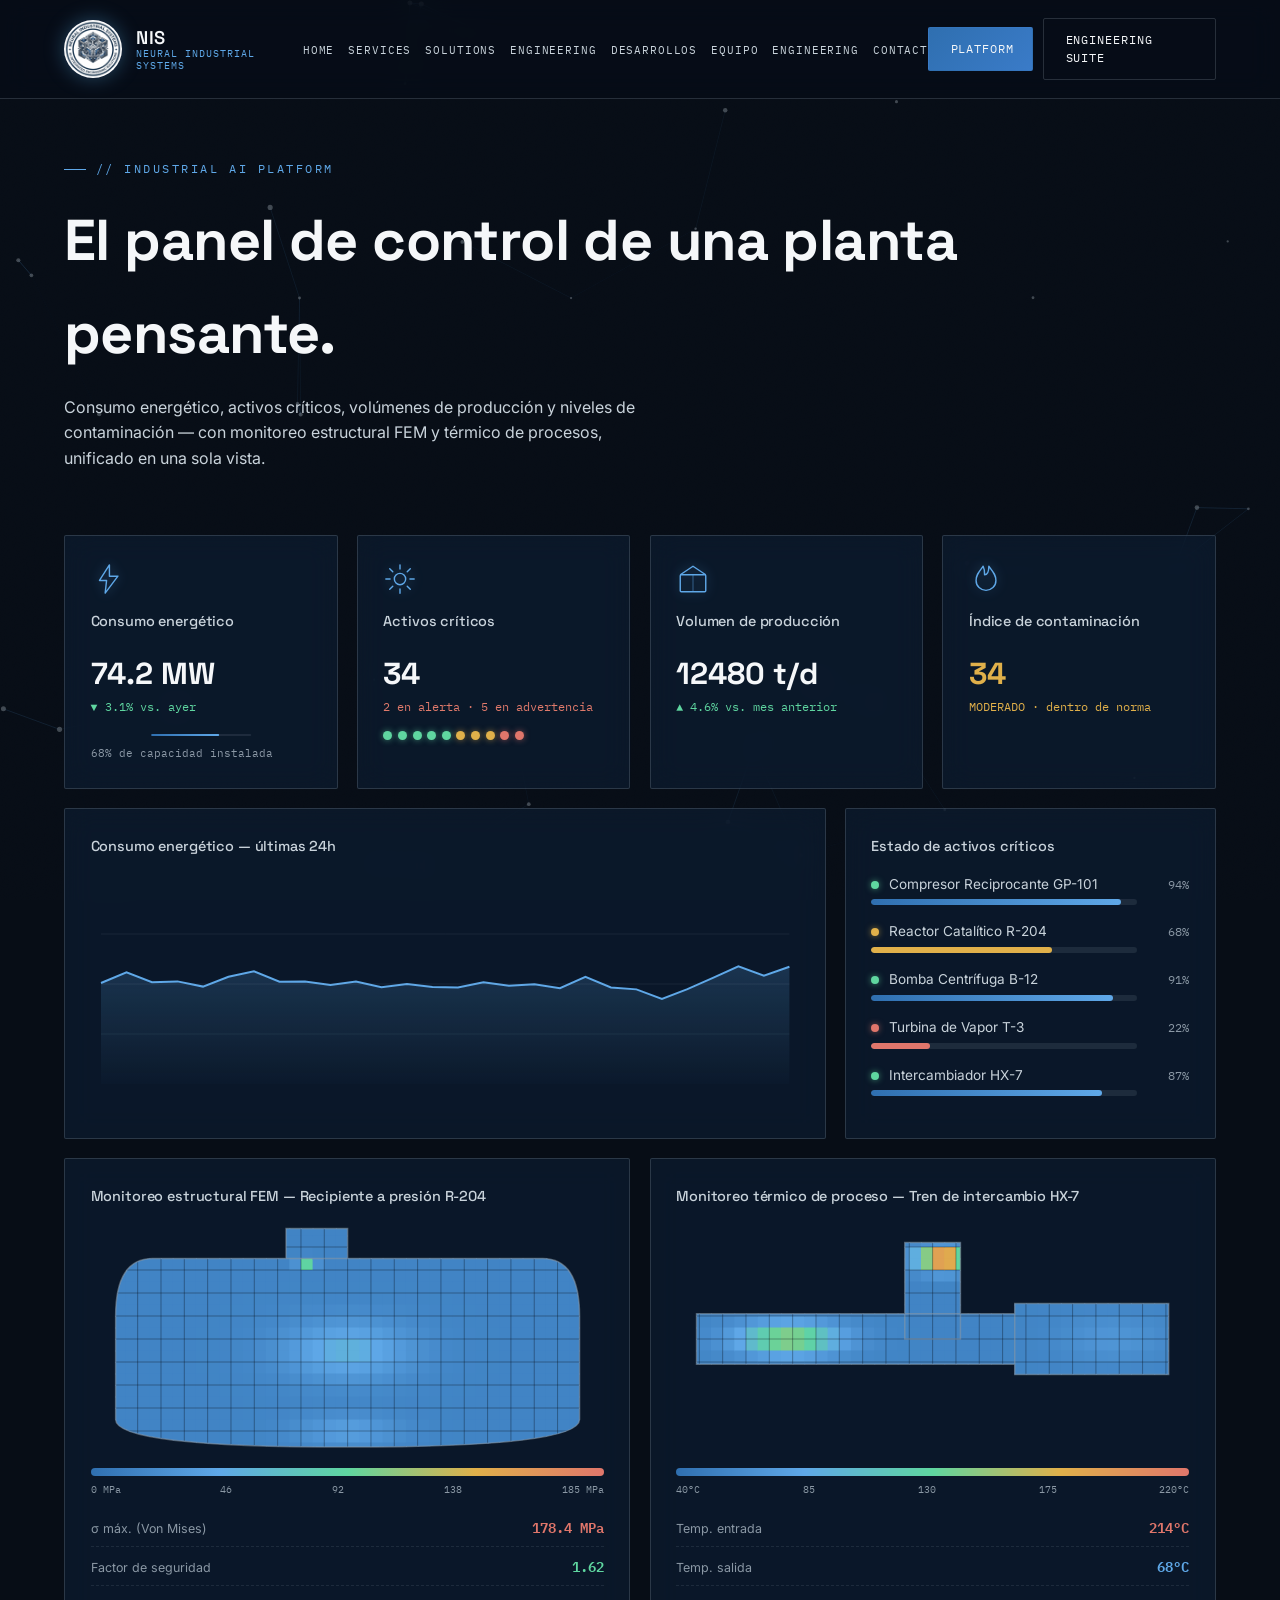
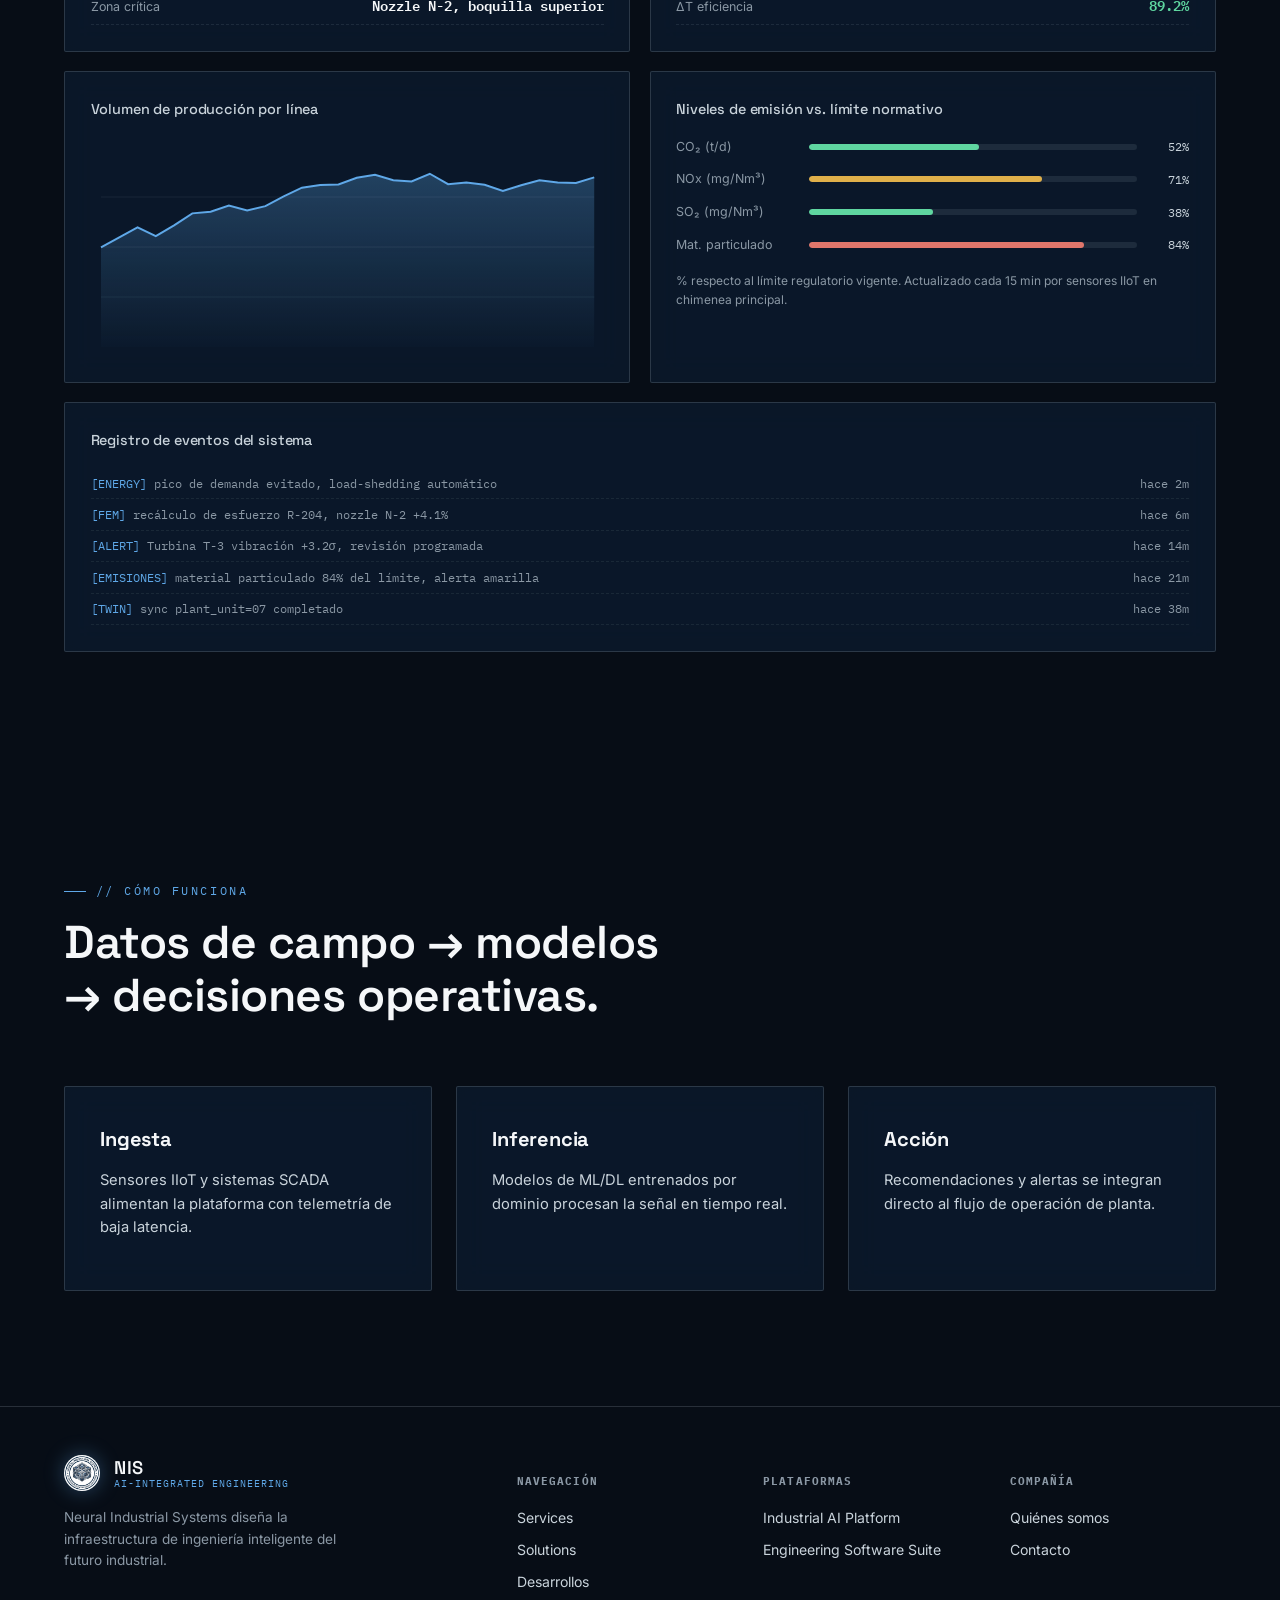
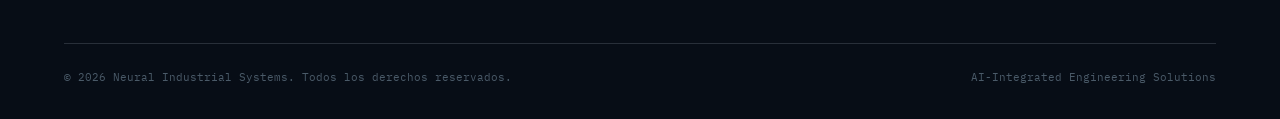
<file: pages/page1.html>
<!DOCTYPE html>
<html lang="es">
<head>
<meta charset="UTF-8">
<meta name="viewport" content="width=device-width, initial-scale=1.0">
<title>Industrial AI Platform — Neural Industrial Systems</title>
<link rel="icon" href="../assets/logo/nis-seal.jpeg">
<link rel="stylesheet" href="../css/style.css">
</head>
<body>

<canvas id="lattice-canvas"></canvas>
<div class="grain"></div>
<svg width="0" height="0" style="position:absolute;">
  <defs>
    <linearGradient id="gradEnergy" x1="0" y1="0" x2="1" y2="0">
      <stop offset="0%" stop-color="#2f6fb0"></stop>
      <stop offset="100%" stop-color="#5fa8e8"></stop>
    </linearGradient>
  </defs>
</svg>

<header class="site-header">
  <a href="../index.html" class="brand">
    <img src="../assets/logo/nis-seal.jpeg" alt="NIS seal">
    <span class="brand-text"><strong>NIS</strong><span>Neural Industrial Systems</span></span>
  </a>
  <nav>
    <ul class="nav-links">
      <li><a href="../index.html#home">Home</a></li>
      <li><a href="../index.html#services">Services</a></li>
      <li><a href="../index.html#solutions">Solutions</a></li>
      <li><a href="../index.html#engineering">Engineering</a></li>
      <li><a href="../index.html#desarrollos">Desarrollos</a></li>
      <li><a href="../index.html#team">Equipo</a></li>
      <li><a href="page2.html">Engineering</a></li>
      <li><a href="../index.html#contact">Contact</a></li>
    </ul>
  </nav>
  <div class="nav-cta">
    <a href="page1.html" class="btn btn-primary">Platform</a>
    <a href="page2.html" class="btn btn-ghost">Engineering Suite</a>
  </div>
  <button class="nav-toggle" aria-label="Toggle navigation" aria-expanded="false">☰</button>
</header>

<main>
  <div class="page-hero">
    <div class="eyebrow">// Industrial AI Platform</div>
    <h1>El panel de control de una planta pensante.</h1>
    <p>Consumo energético, activos críticos, volúmenes de producción y niveles de contaminación — con monitoreo estructural FEM y térmico de procesos, unificado en una sola vista.</p>
  </div>

  <section class="section" style="padding-top:0;">
    <div class="dash-grid reveal">

      <!-- ============ KPI STRIP ============ -->
      <div class="dash-card glass-card kpi-card-v2" style="grid-column:span 3;">
        <div class="kpi-icon">
          <svg viewBox="0 0 48 48" fill="none"><path d="M26 4 L12 26 H22 L20 44 L38 20 H26 L26 4Z" stroke="currentColor" stroke-width="2" stroke-linejoin="round"></path></svg>
        </div>
        <h4>Consumo energético</h4>
        <div class="big" data-counter="74.2" data-decimals="1" data-suffix=" MW">0</div>
        <div class="delta">▼ 3.1% vs. ayer</div>
        <div class="gauge-wrap-v2">
          <svg viewBox="0 0 100 8" class="mini-gauge"><rect x="0" y="3" width="100" height="2" rx="1" fill="rgba(139,152,165,0.15)"></rect><rect x="0" y="3" width="68" height="2" rx="1" fill="url(#gradEnergy)"></rect></svg>
          <span class="mini-gauge-label">68% de capacidad instalada</span>
        </div>
      </div>

      <div class="dash-card glass-card kpi-card-v2" style="grid-column:span 3;">
        <div class="kpi-icon">
          <svg viewBox="0 0 48 48" fill="none"><circle cx="24" cy="24" r="8" stroke="currentColor" stroke-width="2"></circle><path d="M24 4 V10 M24 38 V44 M4 24 H10 M38 24 H44 M9.5 9.5 L13.8 13.8 M34.2 34.2 L38.5 38.5 M9.5 38.5 L13.8 34.2 M34.2 13.8 L38.5 9.5" stroke="currentColor" stroke-width="2" stroke-linecap="round"></path></svg>
        </div>
        <h4>Activos críticos</h4>
        <div class="big" data-counter="34">0</div>
        <div class="delta down">2 en alerta · 5 en advertencia</div>
        <div class="asset-dots-row">
          <span class="adot ok"></span><span class="adot ok"></span><span class="adot ok"></span><span class="adot ok"></span><span class="adot ok"></span>
          <span class="adot warn"></span><span class="adot warn"></span><span class="adot warn"></span>
          <span class="adot crit"></span><span class="adot crit"></span>
        </div>
      </div>

      <div class="dash-card glass-card kpi-card-v2" style="grid-column:span 3;">
        <div class="kpi-icon">
          <svg viewBox="0 0 48 48" fill="none"><rect x="6" y="18" width="36" height="24" rx="1.5" stroke="currentColor" stroke-width="2"></rect><path d="M6 18 L24 6 L42 18" stroke="currentColor" stroke-width="2" stroke-linejoin="round"></path><line x1="24" y1="18" x2="24" y2="42" stroke="currentColor" stroke-width="1.4" opacity="0.5"></line></svg>
        </div>
        <h4>Volumen de producción</h4>
        <div class="big" data-counter="12480" data-suffix=" t/d">0</div>
        <div class="delta">▲ 4.6% vs. mes anterior</div>
      </div>

      <div class="dash-card glass-card kpi-card-v2" style="grid-column:span 3;">
        <div class="kpi-icon">
          <svg viewBox="0 0 48 48" fill="none"><path d="M20 6 C14 14 10 18 10 26 C10 34.4 16.6 40 24 40 C31.4 40 38 34.4 38 26 C38 18 34 14 28 6 C28 14 26 18 22 18 C22 12 22 10 20 6Z" stroke="currentColor" stroke-width="2" stroke-linejoin="round"></path></svg>
        </div>
        <h4>Índice de contaminación</h4>
        <div class="big" style="color:#e0b04a;" data-counter="34">0</div>
        <div class="delta" style="color:#e0b04a;">MODERADO · dentro de norma</div>
      </div>

      <!-- ============ ENERGY TREND + CRITICAL ASSETS ============ -->
      <div class="dash-card glass-card col-8">
        <h4>Consumo energético — últimas 24h</h4>
        <canvas class="chart" id="chart-energy"></canvas>
      </div>

      <div class="dash-card glass-card col-4">
        <h4>Estado de activos críticos</h4>
        <div class="asset-row"><span class="adot ok"></span><span class="asset-name">Compresor Reciprocante GP-101</span><span class="asset-pct">94%</span></div>
        <div class="bar-row"><span class="label" style="width:0;"></span><div class="bar-track"><div class="bar-fill" data-width="94"></div></div><span class="val"></span></div>
        <div class="asset-row"><span class="adot warn"></span><span class="asset-name">Reactor Catalítico R-204</span><span class="asset-pct">68%</span></div>
        <div class="bar-row"><span class="label" style="width:0;"></span><div class="bar-track"><div class="bar-fill" data-width="68" style="background:linear-gradient(90deg,#e0b04a,#e0b04a);"></div></div><span class="val"></span></div>
        <div class="asset-row"><span class="adot ok"></span><span class="asset-name">Bomba Centrífuga B-12</span><span class="asset-pct">91%</span></div>
        <div class="bar-row"><span class="label" style="width:0;"></span><div class="bar-track"><div class="bar-fill" data-width="91"></div></div><span class="val"></span></div>
        <div class="asset-row"><span class="adot crit"></span><span class="asset-name">Turbina de Vapor T-3</span><span class="asset-pct">22%</span></div>
        <div class="bar-row"><span class="label" style="width:0;"></span><div class="bar-track"><div class="bar-fill" data-width="22" style="background:linear-gradient(90deg,#e0766b,#e0766b);"></div></div><span class="val"></span></div>
        <div class="asset-row"><span class="adot ok"></span><span class="asset-name">Intercambiador HX-7</span><span class="asset-pct">87%</span></div>
        <div class="bar-row"><span class="label" style="width:0;"></span><div class="bar-track"><div class="bar-fill" data-width="87"></div></div><span class="val"></span></div>
      </div>

      <!-- ============ FEM STRUCTURAL MONITORING ============ -->
      <div class="dash-card glass-card col-6 fem-card">
        <h4>Monitoreo estructural FEM — Recipiente a presión R-204</h4>
        <canvas class="fem-canvas" id="fem-canvas"></canvas>
        <div class="scale-legend">
          <div class="scale-bar" style="background:linear-gradient(90deg,#2f6fb0,#5fa8e8,#5fd6a0,#e0b04a,#e0766b);"></div>
          <div class="scale-ticks"><span>0 MPa</span><span>46</span><span>92</span><span>138</span><span>185 MPa</span></div>
        </div>
        <div class="fem-readouts">
          <div><span class="ro-label">σ máx. (Von Mises)</span><span class="ro-val" style="color:#e0766b;">178.4 MPa</span></div>
          <div><span class="ro-label">Factor de seguridad</span><span class="ro-val" style="color:#5fd6a0;">1.62</span></div>
          <div><span class="ro-label">Zona crítica</span><span class="ro-val">Nozzle N-2, boquilla superior</span></div>
        </div>
      </div>

      <!-- ============ THERMAL PROCESS MONITORING ============ -->
      <div class="dash-card glass-card col-6 fem-card">
        <h4>Monitoreo térmico de proceso — Tren de intercambio HX-7</h4>
        <canvas class="fem-canvas" id="therm-canvas"></canvas>
        <div class="scale-legend">
          <div class="scale-bar" style="background:linear-gradient(90deg,#2f6fb0,#5fa8e8,#5fd6a0,#e0b04a,#e0766b);"></div>
          <div class="scale-ticks"><span>40°C</span><span>85</span><span>130</span><span>175</span><span>220°C</span></div>
        </div>
        <div class="fem-readouts">
          <div><span class="ro-label">Temp. entrada</span><span class="ro-val" style="color:#e0766b;">214°C</span></div>
          <div><span class="ro-label">Temp. salida</span><span class="ro-val" style="color:#5fa8e8;">68°C</span></div>
          <div><span class="ro-label">ΔT eficiencia</span><span class="ro-val" style="color:#5fd6a0;">89.2%</span></div>
        </div>
      </div>

      <!-- ============ PRODUCTION BY LINE + CONTAMINATION ============ -->
      <div class="dash-card glass-card col-6">
        <h4>Volumen de producción por línea</h4>
        <canvas class="chart" id="chart-production"></canvas>
      </div>

      <div class="dash-card glass-card col-6">
        <h4>Niveles de emisión vs. límite normativo</h4>
        <div class="bar-row"><span class="label">CO₂ (t/d)</span><div class="bar-track"><div class="bar-fill" data-width="52" style="background:linear-gradient(90deg,#5fd6a0,#5fd6a0);"></div></div><span class="val">52%</span></div>
        <div class="bar-row"><span class="label">NOx (mg/Nm³)</span><div class="bar-track"><div class="bar-fill" data-width="71" style="background:linear-gradient(90deg,#e0b04a,#e0b04a);"></div></div><span class="val">71%</span></div>
        <div class="bar-row"><span class="label">SO₂ (mg/Nm³)</span><div class="bar-track"><div class="bar-fill" data-width="38" style="background:linear-gradient(90deg,#5fd6a0,#5fd6a0);"></div></div><span class="val">38%</span></div>
        <div class="bar-row"><span class="label">Mat. particulado</span><div class="bar-track"><div class="bar-fill" data-width="84" style="background:linear-gradient(90deg,#e0766b,#e0766b);"></div></div><span class="val">84%</span></div>
        <p style="font-size:0.75rem;color:var(--steel-400);margin-top:1rem;">% respecto al límite regulatorio vigente. Actualizado cada 15 min por sensores IIoT en chimenea principal.</p>
      </div>

      <div class="dash-card glass-card col-12">
        <h4>Registro de eventos del sistema</h4>
        <div class="log-line"><span><span class="tag">[ENERGY]</span> pico de demanda evitado, load-shedding automático</span><span class="mono">hace 2m</span></div>
        <div class="log-line"><span><span class="tag">[FEM]</span> recálculo de esfuerzo R-204, nozzle N-2 +4.1%</span><span class="mono">hace 6m</span></div>
        <div class="log-line"><span><span class="tag">[ALERT]</span> Turbina T-3 vibración +3.2σ, revisión programada</span><span class="mono">hace 14m</span></div>
        <div class="log-line"><span><span class="tag">[EMISIONES]</span> material particulado 84% del límite, alerta amarilla</span><span class="mono">hace 21m</span></div>
        <div class="log-line"><span><span class="tag">[TWIN]</span> sync plant_unit=07 completado</span><span class="mono">hace 38m</span></div>
      </div>

    </div>
  </section>

  <section class="section">
    <div class="section-head reveal">
      <div class="eyebrow">// Cómo funciona</div>
      <h2>Datos de campo → modelos → decisiones operativas.</h2>
    </div>
    <div class="solutions-grid reveal">
      <div class="solution-card glass-card"><div class="tilt">
        <h3>Ingesta</h3>
        <p>Sensores IIoT y sistemas SCADA alimentan la plataforma con telemetría de baja latencia.</p>
      </div></div>
      <div class="solution-card glass-card"><div class="tilt">
        <h3>Inferencia</h3>
        <p>Modelos de ML/DL entrenados por dominio procesan la señal en tiempo real.</p>
      </div></div>
      <div class="solution-card glass-card"><div class="tilt">
        <h3>Acción</h3>
        <p>Recomendaciones y alertas se integran directo al flujo de operación de planta.</p>
      </div></div>
    </div>
  </section>
</main>

<footer class="site-footer">
  <div class="footer-grid">
    <div class="footer-col">
      <div class="brand" style="margin-bottom:1rem;">
        <img src="../assets/logo/nis-seal.jpeg" alt="NIS seal" style="width:36px;height:36px;">
        <span class="brand-text"><strong>NIS</strong><span>AI-Integrated Engineering</span></span>
      </div>
      <p style="color:var(--steel-400); font-size:0.85rem; max-width:32ch;">Neural Industrial Systems diseña la infraestructura de ingeniería inteligente del futuro industrial.</p>
    </div>
    <div class="footer-col"><h5>Navegación</h5>
      <a href="../index.html#services">Services</a><a href="../index.html#solutions">Solutions</a><a href="../index.html#desarrollos">Desarrollos</a>
    </div>
    <div class="footer-col"><h5>Plataformas</h5>
      <a href="page1.html">Industrial AI Platform</a><a href="page2.html">Engineering Software Suite</a>
    </div>
    <div class="footer-col"><h5>Compañía</h5>
      <a href="../index.html#about">Quiénes somos</a><a href="../index.html#contact">Contacto</a>
    </div>
  </div>
  <div class="footer-bottom">
    <span>© 2026 Neural Industrial Systems. Todos los derechos reservados.</span>
    <span>AI-Integrated Engineering Solutions</span>
  </div>
</footer>

<style>
  /* ===== KPI cards v2 ===== */
  .kpi-card-v2{ position:relative; }
  .kpi-icon{ width:34px; height:34px; margin-bottom:0.9rem; color:var(--blue-glow); filter:drop-shadow(0 0 6px rgba(95,168,232,0.4)); }
  .kpi-icon svg{ width:100%; height:100%; }
  .kpi-card-v2 .big{ font-size:1.9rem; }
  .gauge-wrap-v2{ margin-top:0.9rem; }
  .mini-gauge{ width:100%; height:8px; display:block; }
  .mini-gauge-label{ font-family:var(--font-mono); font-size:0.66rem; color:var(--steel-400); display:block; margin-top:0.4rem; }

  .asset-dots-row{ display:flex; gap:0.35rem; margin-top:0.9rem; flex-wrap:wrap; }
  .adot{ width:9px; height:9px; border-radius:50%; display:inline-block; flex-shrink:0; }
  .adot.ok{ background:#5fd6a0; box-shadow:0 0 6px rgba(95,214,160,0.6); }
  .adot.warn{ background:#e0b04a; box-shadow:0 0 6px rgba(224,176,74,0.6); }
  .adot.crit{ background:#e0766b; box-shadow:0 0 6px rgba(224,118,107,0.6); }

  .asset-row{ display:flex; align-items:center; gap:0.6rem; font-size:0.85rem; color:var(--steel-200); margin-bottom:0.25rem; }
  .asset-row .adot{ width:8px; height:8px; }
  .asset-name{ flex:1; }
  .asset-pct{ font-family:var(--font-mono); font-size:0.78rem; color:var(--steel-400); }
  .asset-row + .bar-row{ margin-bottom:1rem; }
  .asset-row + .bar-row .label{ display:none; }

  /* ===== FEM / thermal cards ===== */
  .fem-card canvas.fem-canvas{ width:100%; height:230px; display:block; border-radius:2px; }
  .scale-legend{ margin-top:0.9rem; }
  .scale-bar{ height:8px; border-radius:4px; }
  .scale-ticks{ display:flex; justify-content:space-between; font-family:var(--font-mono); font-size:0.64rem; color:var(--steel-400); margin-top:0.35rem; }
  .fem-readouts{ margin-top:1.1rem; display:flex; flex-direction:column; gap:0.5rem; }
  .fem-readouts > div{ display:flex; justify-content:space-between; align-items:baseline; border-bottom:1px dashed rgba(139,152,165,0.15); padding-bottom:0.45rem; }
  .ro-label{ font-size:0.78rem; color:var(--steel-400); }
  .ro-val{ font-family:var(--font-mono); font-size:0.88rem; font-weight:600; color:var(--white); }
</style>

<script>
(function(){
  const STOPS = [
    {t:0.00, c:[47,111,176]},   // blue-500
    {t:0.32, c:[95,168,232]},   // blue-glow
    {t:0.55, c:[95,214,160]},   // green ok
    {t:0.78, c:[224,176,74]},   // amber warn
    {t:1.00, c:[224,118,107]}   // red crit
  ];
  function colorScale(t){
    t = Math.max(0, Math.min(1, t));
    for(let i=0;i<STOPS.length-1;i++){
      const a = STOPS[i], b = STOPS[i+1];
      if(t>=a.t && t<=b.t){
        const f = (t-a.t)/(b.t-a.t);
        const r = Math.round(a.c[0]+(b.c[0]-a.c[0])*f);
        const g = Math.round(a.c[1]+(b.c[1]-a.c[1])*f);
        const bl = Math.round(a.c[2]+(b.c[2]-a.c[2])*f);
        return `rgb(${r},${g},${bl})`;
      }
    }
    return `rgb(${STOPS[STOPS.length-1].c.join(',')})`;
  }

  function setupCanvas(canvas){
    const dpr = window.devicePixelRatio || 1;
    const rect = canvas.getBoundingClientRect();
    canvas.width = rect.width * dpr;
    canvas.height = rect.height * dpr;
    const ctx = canvas.getContext('2d');
    ctx.scale(dpr, dpr);
    return {ctx, w:rect.width, h:rect.height};
  }

  /* ---------- FEM / thermal mesh ---------- */
  function drawMesh(canvasId, shape, hotspots){
    const canvas = document.getElementById(canvasId);
    if(!canvas) return;
    const {ctx, w, h} = setupCanvas(canvas);
    ctx.clearRect(0,0,w,h);

    // clip path (vessel or pipe shape)
    ctx.save();
    ctx.beginPath();
    shape(ctx, w, h);
    ctx.clip();

    const cols = 44, rows = 20;
    const cw = w/cols, ch = h/rows;
    for(let i=0;i<cols;i++){
      for(let j=0;j<rows;j++){
        const x = (i+0.5)/cols, y = (j+0.5)/rows;
        let val = 0.12;
        hotspots.forEach(hs=>{
          const dx = x-hs.x, dy = y-hs.y;
          const d2 = dx*dx*hs.sx + dy*dy*hs.sy;
          val += hs.amp * Math.exp(-d2*hs.k);
        });
        ctx.fillStyle = colorScale(val);
        ctx.fillRect(i*cw, j*ch, cw+1, ch+1);
      }
    }
    // mesh grid lines
    ctx.strokeStyle = 'rgba(7,13,22,0.35)';
    ctx.lineWidth = 1;
    for(let i=0;i<=cols;i+=2){ ctx.beginPath(); ctx.moveTo(i*cw,0); ctx.lineTo(i*cw,h); ctx.stroke(); }
    for(let j=0;j<=rows;j+=2){ ctx.beginPath(); ctx.moveTo(0,j*ch); ctx.lineTo(w,j*ch); ctx.stroke(); }
    ctx.restore();

    // outline
    ctx.save();
    ctx.beginPath();
    shape(ctx, w, h);
    ctx.strokeStyle = 'rgba(139,152,165,0.55)';
    ctx.lineWidth = 1.5;
    ctx.stroke();
    ctx.restore();
  }

  function vesselShape(ctx, w, h){
    const m = w*0.12;
    ctx.moveTo(m, h*0.15);
    ctx.lineTo(w-m, h*0.15);
    ctx.quadraticCurveTo(w-m*0.4, h*0.15, w-m*0.4, h*0.4);
    ctx.lineTo(w-m*0.4, h*0.85);
    ctx.quadraticCurveTo(w-m*0.4, h*0.97, w*0.5, h*0.97);
    ctx.quadraticCurveTo(m*0.4, h*0.97, m*0.4, h*0.85);
    ctx.lineTo(m*0.4, h*0.4);
    ctx.quadraticCurveTo(m*0.4, h*0.15, m, h*0.15);
    // nozzle
    ctx.moveTo(w*0.38, h*0.15);
    ctx.lineTo(w*0.38, h*0.02);
    ctx.lineTo(w*0.5, h*0.02);
    ctx.lineTo(w*0.5, h*0.15);
    ctx.closePath();
  }

  function pipeShape(ctx, w, h){
    const th = h*0.22;
    ctx.rect(w*0.04, h*0.5-th/2, w*0.62, th);
    ctx.rect(w*0.5-th*0.55, h*0.08, th*1.1, h*0.42);
    ctx.rect(w*0.66, h*0.5-th*0.7, w*0.30, th*1.4);
  }

  /* ---------- Line / area charts ---------- */
  function drawAreaChart(canvasId, points, color){
    const canvas = document.getElementById(canvasId);
    if(!canvas) return;
    const {ctx, w, h} = setupCanvas(canvas);
    ctx.clearRect(0,0,w,h);
    const pad = 10;
    const max = Math.max(...points)*1.15, min = Math.min(...points)*0.85;
    const stepX = (w-pad*2)/(points.length-1);
    const toY = v => h-pad - ((v-min)/(max-min))*(h-pad*2);

    // grid
    ctx.strokeStyle='rgba(139,152,165,0.10)'; ctx.lineWidth=1;
    for(let i=0;i<=4;i++){
      const y = pad + i*(h-pad*2)/4;
      ctx.beginPath(); ctx.moveTo(pad,y); ctx.lineTo(w-pad,y); ctx.stroke();
    }

    // gradient fill
    const grad = ctx.createLinearGradient(0,0,0,h);
    grad.addColorStop(0, color+'55');
    grad.addColorStop(1, color+'02');
    ctx.beginPath();
    ctx.moveTo(pad, toY(points[0]));
    points.forEach((p,i)=> ctx.lineTo(pad+i*stepX, toY(p)));
    ctx.lineTo(pad+(points.length-1)*stepX, h-pad);
    ctx.lineTo(pad, h-pad);
    ctx.closePath();
    ctx.fillStyle = grad;
    ctx.fill();

    // line
    ctx.beginPath();
    points.forEach((p,i)=>{
      const x = pad+i*stepX, y = toY(p);
      if(i===0) ctx.moveTo(x,y); else ctx.lineTo(x,y);
    });
    ctx.strokeStyle = color; ctx.lineWidth = 2; ctx.stroke();

    // last point marker
    const lx = pad+(points.length-1)*stepX, ly = toY(points[points.length-1]);
    ctx.beginPath(); ctx.arc(lx,ly,3.5,0,Math.PI*2);
    ctx.fillStyle = color; ctx.shadowColor = color; ctx.shadowBlur = 8; ctx.fill(); ctx.shadowBlur = 0;
  }

  function drawBarChart(canvasId, labels, values, color){
    const canvas = document.getElementById(canvasId);
    if(!canvas) return;
    const {ctx, w, h} = setupCanvas(canvas);
    ctx.clearRect(0,0,w,h);
    const pad = 24;
    const max = Math.max(...values)*1.2;
    const bw = (w-pad*2)/values.length*0.55;
    const gap = (w-pad*2)/values.length;
    values.forEach((v,i)=>{
      const bh = (v/max)*(h-pad*2);
      const x = pad + i*gap + (gap-bw)/2;
      const y = h-pad-bh;
      const grad = ctx.createLinearGradient(0,y,0,h-pad);
      grad.addColorStop(0,color);
      grad.addColorStop(1,color+'33');
      ctx.fillStyle = grad;
      ctx.fillRect(x,y,bw,bh);
      ctx.fillStyle = 'rgba(201,211,219,0.7)';
      ctx.font = '10px IBM Plex Mono, monospace';
      ctx.textAlign = 'center';
      ctx.fillText(labels[i], x+bw/2, h-pad+14);
    });
  }

  function render(){
    drawMesh('fem-canvas', vesselShape, [
      {x:0.42,y:0.16,sx:60,sy:60,k:60,amp:0.95},
      {x:0.5,y:0.55,sx:8,sy:8,k:8,amp:0.25},
      {x:0.5,y:0.9,sx:10,sy:20,k:10,amp:0.15}
    ]);
    drawMesh('therm-canvas', pipeShape, [
      {x:0.52,y:0.15,sx:20,sy:20,k:20,amp:0.95},
      {x:0.22,y:0.5,sx:10,sy:20,k:10,amp:0.55},
      {x:0.85,y:0.5,sx:10,sy:10,k:10,amp:0.1}
    ]);
    drawAreaChart('chart-energy', [61,58,64,70,82,91,88,79,74,69,72,74], '#5fa8e8');
    drawBarChart('chart-production', ['P1','P2','P3','P4','P5'], [3120,2890,2640,2210,1620], '#5fa8e8');
  }

  window.addEventListener('load', render);
  window.addEventListener('resize', ()=>{ clearTimeout(window.__rz); window.__rz = setTimeout(render, 200); });
})();
</script>

<script src="../js/particles.js"></script>
<script src="../js/animations.js"></script>
<script src="../js/main.js"></script>
</body>
</html>
</file>
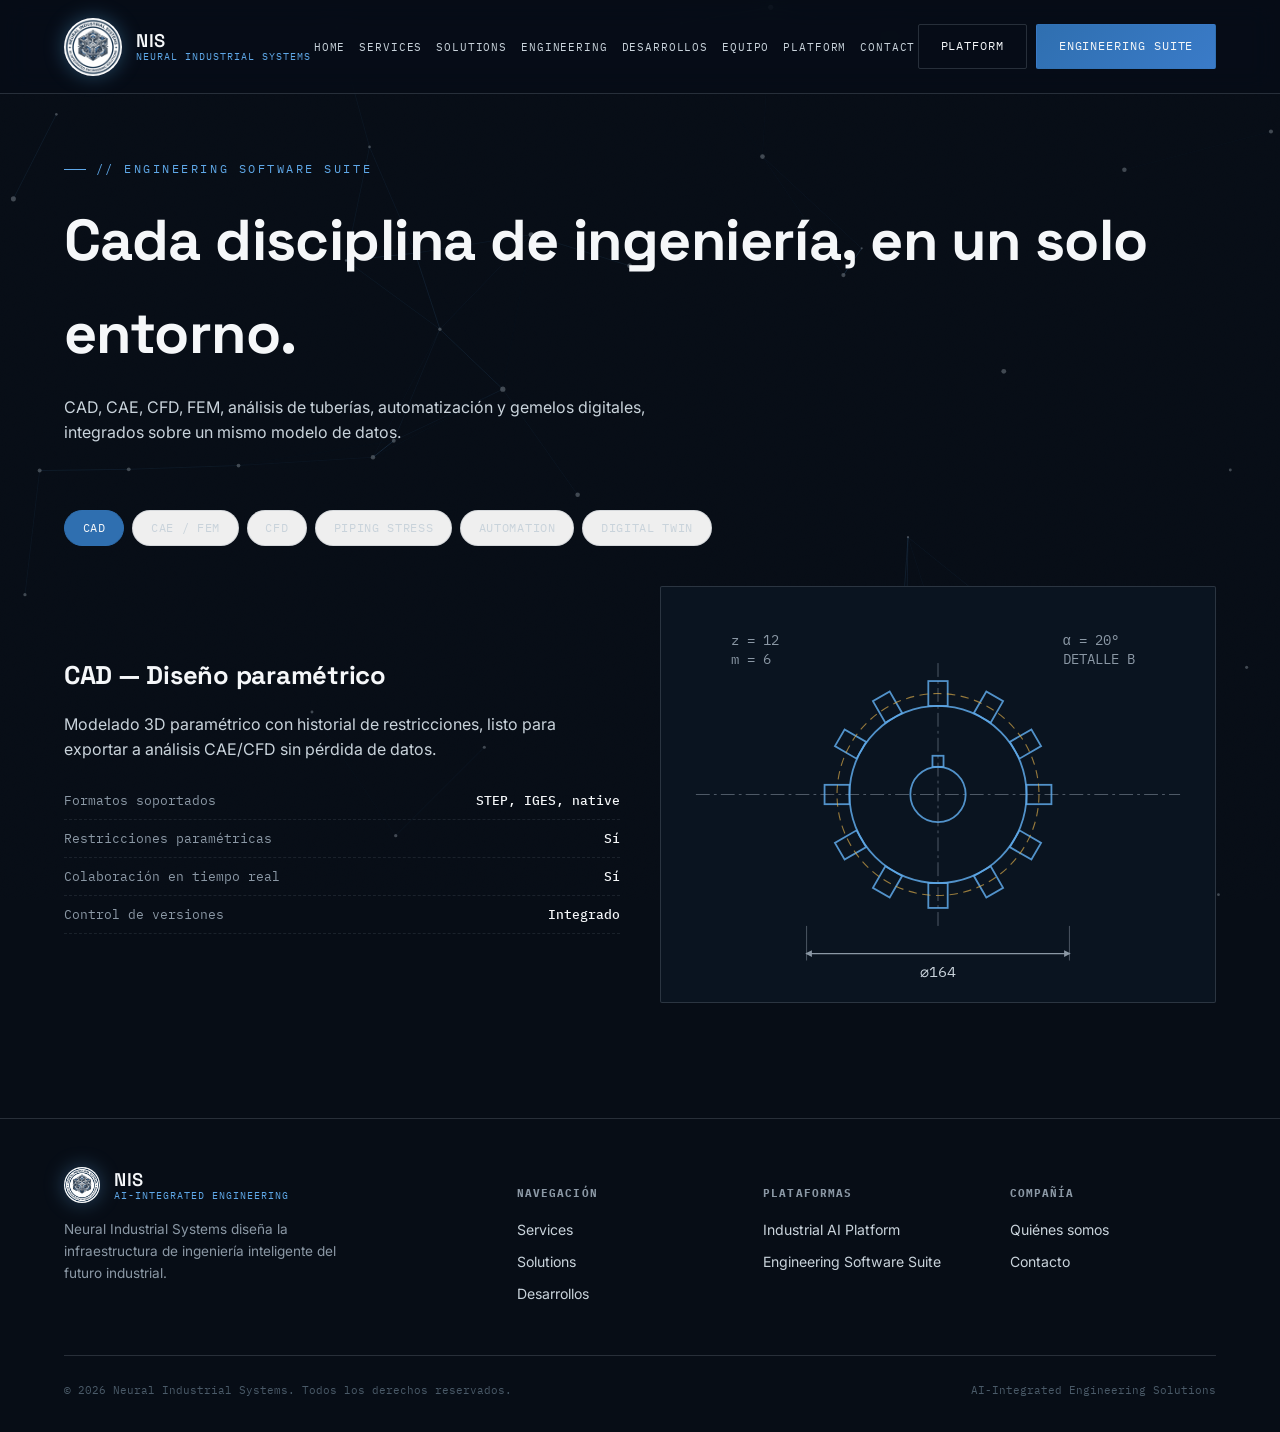
<file: pages/page2.html>
<!DOCTYPE html>
<html lang="es">
<head>
<meta charset="UTF-8">
<meta name="viewport" content="width=device-width, initial-scale=1.0">
<title>Engineering Software Suite — Neural Industrial Systems</title>
<link rel="icon" href="../assets/logo/nis-seal.jpeg">
<link rel="stylesheet" href="../css/style.css">
</head>
<body>

<canvas id="lattice-canvas"></canvas>
<div class="grain"></div>
<svg width="0" height="0" style="position:absolute;">
  <defs>
    <marker id="arrowHead" viewBox="0 0 10 10" refX="8" refY="5" markerWidth="6" markerHeight="6" orient="auto-start-reverse">
      <path d="M0,0 L10,5 L0,10 Z" fill="context-stroke"></path>
    </marker>
  </defs>
</svg>

<header class="site-header">
  <a href="../index.html" class="brand">
    <img src="../assets/logo/nis-seal.jpeg" alt="NIS seal">
    <span class="brand-text"><strong>NIS</strong><span>Neural Industrial Systems</span></span>
  </a>
  <nav>
    <ul class="nav-links">
      <li><a href="../index.html#home">Home</a></li>
      <li><a href="../index.html#services">Services</a></li>
      <li><a href="../index.html#solutions">Solutions</a></li>
      <li><a href="../index.html#engineering">Engineering</a></li>
      <li><a href="../index.html#desarrollos">Desarrollos</a></li>
      <li><a href="../index.html#team">Equipo</a></li>
      <li><a href="page1.html">Platform</a></li>
      <li><a href="../index.html#contact">Contact</a></li>
    </ul>
  </nav>
  <div class="nav-cta">
    <a href="page1.html" class="btn btn-ghost">Platform</a>
    <a href="page2.html" class="btn btn-primary">Engineering Suite</a>
  </div>
  <button class="nav-toggle" aria-label="Toggle navigation" aria-expanded="false">☰</button>
</header>

<main>
  <div class="page-hero">
    <div class="eyebrow">// Engineering Software Suite</div>
    <h1>Cada disciplina de ingeniería, en un solo entorno.</h1>
    <p>CAD, CAE, CFD, FEM, análisis de tuberías, automatización y gemelos digitales, integrados sobre un mismo modelo de datos.</p>
  </div>

  <section class="section" style="padding-top:0;">
    <div class="module-tabs reveal">
      <button class="module-tab active" data-target="mod-cad">CAD</button>
      <button class="module-tab" data-target="mod-cae">CAE / FEM</button>
      <button class="module-tab" data-target="mod-cfd">CFD</button>
      <button class="module-tab" data-target="mod-piping">Piping Stress</button>
      <button class="module-tab" data-target="mod-auto">Automation</button>
      <button class="module-tab" data-target="mod-twin">Digital Twin</button>
    </div>

    <div id="mod-cad" class="module-panel active reveal">
      <div>
        <h3>CAD — Diseño paramétrico</h3>
        <p>Modelado 3D paramétrico con historial de restricciones, listo para exportar a análisis CAE/CFD sin pérdida de datos.</p>
        <ul class="spec-list">
          <li>Formatos soportados <b>STEP, IGES, native</b></li>
          <li>Restricciones paramétricas <b>Sí</b></li>
          <li>Colaboración en tiempo real <b>Sí</b></li>
          <li>Control de versiones <b>Integrado</b></li>
        </ul>
      </div>
      <div class="viz">
        <svg viewBox="0 0 400 300" width="100%" height="100%">
          <g transform="translate(200,150)">
            <!-- centerlines -->
            <line x1="-175" y1="0" x2="175" y2="0" stroke="#8b98a5" stroke-width="0.7" stroke-dasharray="10 3 2 3" opacity="0.55"></line>
            <line x1="0" y1="-95" x2="0" y2="95" stroke="#8b98a5" stroke-width="0.7" stroke-dasharray="10 3 2 3" opacity="0.55"></line>

            <!-- teeth (12) -->
            <g fill="none" stroke="#5fa8e8" stroke-width="1.3" opacity="0.85">
              <g id="tooth-set">
                <rect x="-7" y="-82" width="14" height="18"></rect>
              </g>
              <use href="#tooth-set" transform="rotate(30)"></use>
              <use href="#tooth-set" transform="rotate(60)"></use>
              <use href="#tooth-set" transform="rotate(90)"></use>
              <use href="#tooth-set" transform="rotate(120)"></use>
              <use href="#tooth-set" transform="rotate(150)"></use>
              <use href="#tooth-set" transform="rotate(180)"></use>
              <use href="#tooth-set" transform="rotate(210)"></use>
              <use href="#tooth-set" transform="rotate(240)"></use>
              <use href="#tooth-set" transform="rotate(270)"></use>
              <use href="#tooth-set" transform="rotate(300)"></use>
              <use href="#tooth-set" transform="rotate(330)"></use>
            </g>

            <!-- root circle -->
            <circle r="64" fill="none" stroke="#5fa8e8" stroke-width="1.3" opacity="0.85"></circle>
            <!-- pitch circle -->
            <circle r="73" fill="none" stroke="#e0b04a" stroke-width="0.8" stroke-dasharray="6 4" opacity="0.65"></circle>
            <!-- bore -->
            <circle r="20" fill="none" stroke="#5fa8e8" stroke-width="1.3" opacity="0.85"></circle>
            <!-- keyway -->
            <rect x="-4" y="-28" width="8" height="8" fill="none" stroke="#5fa8e8" stroke-width="1.3" opacity="0.85"></rect>

            <!-- dimension: overall diameter -->
            <line x1="-95" y1="115" x2="95" y2="115" stroke="#8b98a5" stroke-width="0.8" marker-start="url(#arrowHead)" marker-end="url(#arrowHead)"></line>
            <line x1="-95" y1="95" x2="-95" y2="120" stroke="#8b98a5" stroke-width="0.6" opacity="0.6"></line>
            <line x1="95" y1="95" x2="95" y2="120" stroke="#8b98a5" stroke-width="0.6" opacity="0.6"></line>
            <text x="0" y="132" text-anchor="middle" fill="#c9d3db" font-size="11" font-family="IBM Plex Mono, monospace">⌀164</text>

            <!-- callouts -->
            <text x="-150" y="-108" fill="#8b98a5" font-size="10" font-family="IBM Plex Mono, monospace">z = 12</text>
            <text x="-150" y="-94" fill="#8b98a5" font-size="10" font-family="IBM Plex Mono, monospace">m = 6</text>
            <text x="90" y="-108" fill="#8b98a5" font-size="10" font-family="IBM Plex Mono, monospace">α = 20°</text>
            <text x="90" y="-94" fill="#8b98a5" font-size="10" font-family="IBM Plex Mono, monospace">DETALLE B</text>
          </g>
        </svg>
      </div>
    </div>

    <div id="mod-cae" class="module-panel reveal">
      <div>
        <h3>CAE / FEM — Análisis por elementos finitos</h3>
        <p>Simulación estructural, térmica y de fatiga sobre geometrías reales, con mallado adaptativo automático.</p>
        <ul class="spec-list">
          <li>Tipos de análisis <b>Estático, modal, térmico, fatiga</b></li>
          <li>Elementos de malla <b>Hasta 40M</b></li>
          <li>Solvers <b>Directo / iterativo</b></li>
          <li>Reportes normativos <b>ASME, API, Eurocódigo</b></li>
        </ul>
      </div>
      <div class="viz">
        <svg viewBox="0 0 400 300" width="100%" height="100%">
          <defs>
            <linearGradient id="shaftStress" x1="0" y1="0" x2="1" y2="0">
              <stop offset="0%"  stop-color="#2f6fb0"></stop>
              <stop offset="12%" stop-color="#5fa8e8"></stop>
              <stop offset="20%" stop-color="#e0766b"></stop>
              <stop offset="30%" stop-color="#5fd6a0"></stop>
              <stop offset="47%" stop-color="#e0b04a"></stop>
              <stop offset="55%" stop-color="#5fd6a0"></stop>
              <stop offset="72%" stop-color="#e0766b"></stop>
              <stop offset="82%" stop-color="#5fa8e8"></stop>
              <stop offset="100%" stop-color="#2f6fb0"></stop>
            </linearGradient>
          </defs>

          <!-- centerline -->
          <line x1="40" y1="150" x2="360" y2="150" stroke="#8b98a5" stroke-width="0.7" stroke-dasharray="10 3 2 3" opacity="0.5"></line>

          <!-- stepped shaft profile (symmetric top/bottom) -->
          <path d="M50,138 L50,162 L120,162 L120,175 L200,175 L200,188 L260,188 L260,197 L340,197
                   L340,103 L260,103 L260,112 L200,112 L200,125 L120,125 L120,138 Z"
                fill="url(#shaftStress)" stroke="#0f2138" stroke-width="1" opacity="0.92"></path>

          <!-- fillet highlight rings at shoulders (critical zones) -->
          <circle cx="120" cy="150" r="3" fill="#e0766b"></circle>
          <circle cx="260" cy="150" r="3" fill="#e0766b"></circle>

          <!-- leader to critical zone -->
          <line x1="120" y1="150" x2="105" y2="70" stroke="#c9d3db" stroke-width="0.7" opacity="0.7"></line>
          <text x="30" y="62" fill="#e0766b" font-size="11" font-family="Space Grotesk, sans-serif" font-weight="600">Zona crítica</text>
          <text x="30" y="76" fill="#8b98a5" font-size="9.5" font-family="IBM Plex Mono, monospace">σ = 214 MPa · Kt = 1.8</text>

          <!-- diameter callouts -->
          <text x="70" y="220" fill="#8b98a5" font-size="9.5" font-family="IBM Plex Mono, monospace">⌀48</text>
          <text x="150" y="233" fill="#8b98a5" font-size="9.5" font-family="IBM Plex Mono, monospace">⌀70</text>
          <text x="220" y="246" fill="#8b98a5" font-size="9.5" font-family="IBM Plex Mono, monospace">⌀92</text>
          <text x="290" y="255" fill="#8b98a5" font-size="9.5" font-family="IBM Plex Mono, monospace">⌀110</text>

          <!-- stress legend -->
          <rect x="50" y="262" width="290" height="7" rx="3" fill="url(#shaftStress)" opacity="0.95"></rect>
          <text x="50" y="284" fill="#8b98a5" font-size="9" font-family="IBM Plex Mono, monospace">0 MPa</text>
          <text x="315" y="284" fill="#8b98a5" font-size="9" font-family="IBM Plex Mono, monospace">220 MPa</text>
        </svg>
      </div>
    </div>

    <div id="mod-cfd" class="module-panel reveal">
      <div>
        <h3>CFD — Dinámica de fluidos computacional</h3>
        <p>Simulación de flujo, transferencia de calor y comportamiento multifásico para equipos y ductos industriales.</p>
        <ul class="spec-list">
          <li>Modelos de turbulencia <b>k-ε, k-ω SST, LES</b></li>
          <li>Celdas de malla típicas <b>10–40M</b></li>
          <li>Cómputo <b>Distribuido en la nube</b></li>
          <li>Tiempo típico de convergencia <b>2–6h</b></li>
        </ul>
      </div>
      <div class="viz">
        <svg viewBox="0 0 400 300" width="100%" height="100%">
          <!-- duct with 90° bend -->
          <g fill="none" stroke="#8b98a5" stroke-width="1.3" opacity="0.55">
            <path d="M30,90 L250,90 L250,270 M30,190 L170,190 L170,270"></path>
          </g>

          <!-- inlet leg vectors (horizontal, accelerating toward bend) -->
          <g stroke-linecap="round">
            <line x1="50"  y1="115" x2="90"  y2="115" stroke="#5fa8e8" stroke-width="2" marker-end="url(#arrowHead)"></line>
            <line x1="50"  y1="140" x2="95"  y2="140" stroke="#5fa8e8" stroke-width="2" marker-end="url(#arrowHead)"></line>
            <line x1="50"  y1="165" x2="100" y2="165" stroke="#5fd6a0" stroke-width="2" marker-end="url(#arrowHead)"></line>
            <line x1="110" y1="115" x2="165" y2="115" stroke="#5fd6a0" stroke-width="2" marker-end="url(#arrowHead)"></line>
            <line x1="110" y1="140" x2="170" y2="140" stroke="#e0b04a" stroke-width="2.4" marker-end="url(#arrowHead)"></line>
            <line x1="115" y1="165" x2="175" y2="165" stroke="#e0b04a" stroke-width="2.4" marker-end="url(#arrowHead)"></line>
            <line x1="185" y1="112" x2="225" y2="112" stroke="#e0766b" stroke-width="2.6" marker-end="url(#arrowHead)"></line>
            <line x1="185" y1="140" x2="230" y2="140" stroke="#e0766b" stroke-width="2.8" marker-end="url(#arrowHead)"></line>
          </g>

          <!-- bend: vectors curving downward (core accelerated flow, red) -->
          <g fill="none" stroke-linecap="round">
            <path d="M205,120 C 218,150 220,165 218,185" stroke="#e0766b" stroke-width="2.6" marker-end="url(#arrowHead)"></path>
            <path d="M225,125 C 232,155 232,175 228,205" stroke="#e0b04a" stroke-width="2.2" marker-end="url(#arrowHead)"></path>
          </g>

          <!-- recirculation eddy in the corner (low speed zone) -->
          <path d="M75,200 C 60,215 62,238 82,246 C 102,254 118,240 112,222 C 108,210 92,206 84,214"
                fill="none" stroke="#5fa8e8" stroke-width="1.6" marker-end="url(#arrowHead)" opacity="0.85"></path>
          <text x="45" y="262" fill="#5fa8e8" font-size="9.5" font-family="IBM Plex Mono, monospace">recirculación</text>

          <!-- outlet leg vectors (vertical, downstream) -->
          <g stroke-linecap="round">
            <line x1="190" y1="215" x2="190" y2="250" stroke="#e0b04a" stroke-width="2.2" marker-end="url(#arrowHead)"></line>
            <line x1="215" y1="215" x2="215" y2="255" stroke="#e0766b" stroke-width="2.4" marker-end="url(#arrowHead)"></line>
            <line x1="240" y1="220" x2="240" y2="252" stroke="#5fd6a0" stroke-width="2" marker-end="url(#arrowHead)"></line>
          </g>

          <!-- velocity legend -->
          <rect x="270" y="90" width="8" height="130" fill="url(#gradVel)" rx="3"></rect>
          <defs>
            <linearGradient id="gradVel" x1="0" y1="1" x2="0" y2="0">
              <stop offset="0%" stop-color="#2f6fb0"></stop>
              <stop offset="35%" stop-color="#5fa8e8"></stop>
              <stop offset="60%" stop-color="#5fd6a0"></stop>
              <stop offset="82%" stop-color="#e0b04a"></stop>
              <stop offset="100%" stop-color="#e0766b"></stop>
            </linearGradient>
          </defs>
          <text x="285" y="98"  fill="#8b98a5" font-size="9" font-family="IBM Plex Mono, monospace">12 m/s</text>
          <text x="285" y="158" fill="#8b98a5" font-size="9" font-family="IBM Plex Mono, monospace">6 m/s</text>
          <text x="285" y="222" fill="#8b98a5" font-size="9" font-family="IBM Plex Mono, monospace">0 m/s</text>
        </svg>
      </div>
    </div>

    <div id="mod-piping" class="module-panel reveal">
      <div>
        <h3>Pipe Stress Analysis</h3>
        <p>Verificación de esfuerzos, cargas térmicas y soportería en sistemas de tuberías bajo normativa internacional.</p>
        <ul class="spec-list">
          <li>Normativas <b>ASME B31.3, B31.1</b></li>
          <li>Cargas evaluadas <b>Peso, térmica, sísmica, viento</b></li>
          <li>Soportería <b>Optimización automática</b></li>
          <li>Integración <b>Directa desde modelo CAD</b></li>
        </ul>
      </div>
      <div class="viz">
        <svg viewBox="0 0 400 300" width="100%" height="100%">
          <path d="M60,220 L140,220 L140,140 L220,140 L220,200 L340,200" fill="none" stroke="#5fa8e8" stroke-width="3" opacity="0.75"></path>
        </svg>
      </div>
    </div>

    <div id="mod-auto" class="module-panel reveal">
      <div>
        <h3>Automation · PLC · SCADA</h3>
        <p>Arquitecturas de control distribuido, lógica de PLC y supervisión SCADA centralizada con redundancia.</p>
        <ul class="spec-list">
          <li>Protocolos <b>Modbus, OPC-UA, Profinet</b></li>
          <li>Redundancia <b>Activa/pasiva</b></li>
          <li>Latencia de control <b>&lt; 10ms</b></li>
          <li>Integración IIoT <b>Nativa</b></li>
        </ul>
      </div>
      <div class="viz">
        <div class="hmi-panel">
          <div class="hmi-topbar">
            <span class="hmi-status"><span class="dot"></span> PLC-04 ONLINE</span>
            <span class="hmi-proto">OPC-UA · Modbus TCP</span>
          </div>
          <div class="hmi-grid">
            <div class="hmi-tile"><span class="hmi-dot ok"></span><span class="hmi-label">Temperatura</span><span class="hmi-val">72°C</span></div>
            <div class="hmi-tile"><span class="hmi-dot ok"></span><span class="hmi-label">Presión</span><span class="hmi-val">11.8 bar</span></div>
            <div class="hmi-tile"><span class="hmi-dot warn"></span><span class="hmi-label">Vibración</span><span class="hmi-val">4.6 mm/s</span></div>
            <div class="hmi-tile"><span class="hmi-dot ok"></span><span class="hmi-label">Flujo</span><span class="hmi-val">340 m³/h</span></div>
            <div class="hmi-tile"><span class="hmi-dot ok"></span><span class="hmi-label">RPM</span><span class="hmi-val">1780</span></div>
            <div class="hmi-tile"><span class="hmi-dot crit"></span><span class="hmi-label">Nivel tanque</span><span class="hmi-val">91%</span></div>
          </div>
          <div class="hmi-switches">
            <div class="hmi-switch"><span class="sw on"></span><span>Modo automático</span></div>
            <div class="hmi-switch"><span class="sw off"></span><span>Bypass manual</span></div>
          </div>
        </div>
      </div>
    </div>

    <div id="mod-twin" class="module-panel reveal">
      <div>
        <h3>Digital Twin</h3>
        <p>Réplica computacional sincronizada del activo físico, usada para simular escenarios antes de ejecutarlos en planta.</p>
        <ul class="spec-list">
          <li>Latencia de sincronización <b>~8ms</b></li>
          <li>Fuentes de datos <b>SCADA, IIoT, históricos</b></li>
          <li>Simulación what-if <b>Sí</b></li>
          <li>Precisión de modelo <b>99.7%</b></li>
        </ul>
      </div>
      <div class="viz">
        <svg viewBox="0 0 400 300" width="100%" height="100%">
          <!-- ghost / virtual twin (offset, dashed) -->
          <g opacity="0.35" stroke="#5fa8e8" stroke-width="1" fill="none" transform="translate(0,-26)">
            <circle cx="90" cy="180" r="24" stroke-dasharray="3 3"></circle>
            <circle cx="310" cy="180" r="24" stroke-dasharray="3 3"></circle>
            <line x1="90" y1="154" x2="310" y2="154" stroke-dasharray="3 3"></line>
            <line x1="90" y1="206" x2="310" y2="206" stroke-dasharray="3 3"></line>
          </g>
          <text x="200" y="128" text-anchor="middle" fill="#5fa8e8" font-size="9.5" font-family="IBM Plex Mono, monospace" opacity="0.7">GEMELO VIRTUAL</text>

          <!-- sync pulses linking virtual -> real -->
          <g stroke="#5fd6a0" stroke-width="1" opacity="0.8">
            <line x1="90" y1="156" x2="90" y2="180" stroke-dasharray="2 2"></line>
            <line x1="310" y1="156" x2="310" y2="180" stroke-dasharray="2 2"></line>
          </g>
          <circle cx="90" cy="168" r="3" fill="#5fd6a0"></circle>
          <circle cx="310" cy="168" r="3" fill="#5fd6a0"></circle>

          <!-- real conveyor -->
          <g fill="none" stroke="#5fa8e8" stroke-width="1.6">
            <circle cx="90" cy="200" r="24"></circle>
            <circle cx="310" cy="200" r="24"></circle>
            <line x1="90" y1="176" x2="310" y2="176"></line>
            <line x1="90" y1="224" x2="310" y2="224"></line>
          </g>
          <!-- rollers hub detail -->
          <circle cx="90" cy="200" r="6" fill="#0f2138" stroke="#5fa8e8" stroke-width="1"></circle>
          <circle cx="310" cy="200" r="6" fill="#0f2138" stroke="#5fa8e8" stroke-width="1"></circle>

          <!-- motor / gearbox on driven roller -->
          <rect x="300" y="230" width="34" height="22" rx="2" fill="none" stroke="#8b98a5" stroke-width="1.2"></rect>
          <line x1="310" y1="224" x2="310" y2="230" stroke="#8b98a5" stroke-width="1.2"></line>
          <text x="317" y="266" text-anchor="middle" fill="#8b98a5" font-size="8.5" font-family="IBM Plex Mono, monospace">MOTOR</text>

          <!-- packages on belt -->
          <rect x="130" y="160" width="26" height="16" rx="1.5" fill="#e0b04a" opacity="0.85"></rect>
          <rect x="195" y="160" width="26" height="16" rx="1.5" fill="#5fd6a0" opacity="0.85"></rect>
          <rect x="255" y="160" width="26" height="16" rx="1.5" fill="#5fa8e8" opacity="0.85"></rect>

          <!-- direction of travel -->
          <line x1="150" y1="145" x2="200" y2="145" stroke="#c9d3db" stroke-width="1.2" marker-end="url(#arrowHead)" opacity="0.7"></line>
          <text x="175" y="138" text-anchor="middle" fill="#c9d3db" font-size="8.5" font-family="IBM Plex Mono, monospace" opacity="0.7">v = 0.8 m/s</text>

          <!-- sensor point on real belt -->
          <circle cx="200" cy="176" r="3" fill="#5fd6a0"><animate attributeName="opacity" values="1;0.3;1" dur="1.6s" repeatCount="indefinite"></animate></circle>
        </svg>
      </div>
    </div>
  </section>
</main>

<footer class="site-footer">
  <div class="footer-grid">
    <div class="footer-col">
      <div class="brand" style="margin-bottom:1rem;">
        <img src="../assets/logo/nis-seal.jpeg" alt="NIS seal" style="width:36px;height:36px;">
        <span class="brand-text"><strong>NIS</strong><span>AI-Integrated Engineering</span></span>
      </div>
      <p style="color:var(--steel-400); font-size:0.85rem; max-width:32ch;">Neural Industrial Systems diseña la infraestructura de ingeniería inteligente del futuro industrial.</p>
    </div>
    <div class="footer-col"><h5>Navegación</h5>
      <a href="../index.html#services">Services</a><a href="../index.html#solutions">Solutions</a><a href="../index.html#desarrollos">Desarrollos</a>
    </div>
    <div class="footer-col"><h5>Plataformas</h5>
      <a href="page1.html">Industrial AI Platform</a><a href="page2.html">Engineering Software Suite</a>
    </div>
    <div class="footer-col"><h5>Compañía</h5>
      <a href="../index.html#about">Quiénes somos</a><a href="../index.html#contact">Contacto</a>
    </div>
  </div>
  <div class="footer-bottom">
    <span>© 2026 Neural Industrial Systems. Todos los derechos reservados.</span>
    <span>AI-Integrated Engineering Solutions</span>
  </div>
</footer>

<style>
  .hmi-panel{ width:100%; height:100%; display:flex; flex-direction:column; padding:1.1rem; gap:0.9rem; }
  .hmi-topbar{ display:flex; justify-content:space-between; align-items:center; font-family:var(--font-mono); font-size:0.68rem; letter-spacing:0.05em; color:var(--steel-400); border-bottom:1px solid var(--glass-border); padding-bottom:0.7rem; }
  .hmi-status{ display:flex; align-items:center; gap:0.4rem; color:#5fd6a0; }
  .hmi-status .dot{ width:6px; height:6px; border-radius:50%; background:#5fd6a0; box-shadow:0 0 8px #5fd6a0; animation:pulse-dot 2s ease-in-out infinite; }
  .hmi-grid{ display:grid; grid-template-columns:repeat(3,1fr); gap:0.7rem; flex:1; }
  .hmi-tile{ background:rgba(15,33,56,0.55); border:1px solid var(--glass-border); border-radius:3px; padding:0.7rem 0.6rem; display:flex; flex-direction:column; gap:0.3rem; position:relative; }
  .hmi-dot{ width:7px; height:7px; border-radius:50%; position:absolute; top:0.6rem; right:0.6rem; }
  .hmi-dot.ok{ background:#5fd6a0; box-shadow:0 0 6px rgba(95,214,160,0.6); }
  .hmi-dot.warn{ background:#e0b04a; box-shadow:0 0 6px rgba(224,176,74,0.6); }
  .hmi-dot.crit{ background:#e0766b; box-shadow:0 0 6px rgba(224,118,107,0.6); }
  .hmi-label{ font-family:var(--font-mono); font-size:0.64rem; letter-spacing:0.04em; text-transform:uppercase; color:var(--steel-400); }
  .hmi-val{ font-family:var(--font-display); font-size:1.15rem; font-weight:600; color:var(--white); }
  .hmi-switches{ display:flex; gap:1.4rem; border-top:1px solid var(--glass-border); padding-top:0.8rem; }
  .hmi-switch{ display:flex; align-items:center; gap:0.5rem; font-size:0.78rem; color:var(--steel-200); }
  .sw{ width:28px; height:15px; border-radius:100px; background:rgba(139,152,165,0.2); position:relative; display:inline-block; flex-shrink:0; }
  .sw::after{ content:''; position:absolute; top:2px; left:2px; width:11px; height:11px; border-radius:50%; background:var(--steel-400); transition:transform .2s, background .2s; }
  .sw.on{ background:rgba(95,214,160,0.25); }
  .sw.on::after{ background:#5fd6a0; transform:translateX(13px); }
  .sw.off::after{ background:var(--steel-600); }
</style>

<script src="../js/particles.js"></script>
<script src="../js/animations.js"></script>
<script src="../js/main.js"></script>
</body>
</html>
</file>
<file: css/style.css>
/* ============================================================
   NEURAL INDUSTRIAL SYSTEMS — CORE STYLESHEET
   Design tokens, layout, components, motion
   ============================================================ */

@import url('https://fonts.googleapis.com/css2?family=Space+Grotesk:wght@400;500;600;700&family=IBM+Plex+Mono:wght@400;500;600&family=Inter:wght@400;500;600;700&display=swap');

:root{
  /* ---- color tokens ---- */
  --navy-950:#070d16;
  --navy-900:#0a1420;
  --navy-800:#0f2138;
  --navy-700:#152c48;
  --steel-600:#4a5a68;
  --steel-400:#8b98a5;
  --steel-200:#c9d3db;
  --silver-100:#eef2f5;
  --blue-500:#2f6fb0;
  --blue-400:#3a7bc8;
  --blue-glow:#5fa8e8;
  --white:#f5f7f9;

  /* ---- surfaces ---- */
  --glass-bg: rgba(15, 33, 56, 0.55);
  --glass-border: rgba(139, 152, 165, 0.25);
  --glass-border-hover: rgba(95, 168, 232, 0.55);

  /* ---- type ---- */
  --font-display:'Space Grotesk', sans-serif;
  --font-mono:'IBM Plex Mono', monospace;
  --font-body:'Inter', sans-serif;

  /* ---- rhythm ---- */
  --edge: clamp(1.5rem, 5vw, 5rem);
  --radius: 2px;
  --ease: cubic-bezier(.16,.84,.44,1);
}

*,*::before,*::after{ box-sizing:border-box; }
html{ scroll-behavior:smooth; }

@media (prefers-reduced-motion: reduce){
  html{ scroll-behavior:auto; }
  *,*::before,*::after{ animation-duration:0.01ms !important; animation-iteration-count:1 !important; transition-duration:0.01ms !important; scroll-behavior:auto !important; }
}

body{
  margin:0;
  background:var(--navy-950);
  color:var(--silver-100);
  font-family:var(--font-body);
  font-size:16px;
  line-height:1.6;
  -webkit-font-smoothing:antialiased;
  overflow-x:hidden;
}

::selection{ background:var(--blue-500); color:var(--white); }

a{ color:inherit; text-decoration:none; }
img{ max-width:100%; display:block; }
button{ font-family:inherit; cursor:pointer; }

:focus-visible{
  outline:2px solid var(--blue-glow);
  outline-offset:3px;
}

h1,h2,h3,h4{
  font-family:var(--font-display);
  margin:0;
  letter-spacing:-0.01em;
  color:var(--white);
}

.mono{ font-family:var(--font-mono); }

.eyebrow{
  font-family:var(--font-mono);
  font-size:0.72rem;
  letter-spacing:0.22em;
  text-transform:uppercase;
  color:var(--blue-glow);
  display:flex;
  align-items:center;
  gap:0.6rem;
  margin-bottom:1rem;
}
.eyebrow::before{
  content:'';
  width:22px; height:1px;
  background:var(--blue-glow);
  display:inline-block;
}

.section{
  position:relative;
  padding:clamp(4rem, 9vw, 8rem) var(--edge);
  max-width:1440px;
  margin:0 auto;
}

.section-head{
  max-width:640px;
  margin-bottom:clamp(2.5rem, 5vw, 4rem);
}
.section-head h2{
  font-size:clamp(1.9rem, 3.6vw, 3rem);
  font-weight:600;
  line-height:1.15;
}
.section-head p{
  color:var(--steel-200);
  font-size:1.02rem;
  margin-top:1rem;
  max-width:52ch;
}

/* ---------- background lattice canvas ---------- */
#lattice-canvas{
  position:fixed;
  inset:0;
  width:100%;
  height:100%;
  z-index:0;
  pointer-events:none;
  opacity:0.55;
}

.grain{
  position:fixed; inset:0; z-index:1; pointer-events:none;
  opacity:0.035; mix-blend-mode:overlay;
  background-image:url("data:image/svg+xml,%3Csvg xmlns='http://www.w3.org/2000/svg' width='120' height='120'%3E%3Cfilter id='n'%3E%3CfeTurbulence type='fractalNoise' baseFrequency='0.9' numOctaves='2' stitchTiles='stitch'/%3E%3C/filter%3E%3Crect width='100%25' height='100%25' filter='url(%23n)'/%3E%3C/svg%3E");
}

main, header, footer{ position:relative; z-index:2; }

/* ============ HEADER / NAV ============ */
.site-header{
  position:fixed; top:0; left:0; right:0; z-index:50;
  display:flex; align-items:center; justify-content:space-between;
  padding:1.1rem var(--edge);
  background:rgba(7,13,22,0.65);
  backdrop-filter:blur(14px) saturate(140%);
  -webkit-backdrop-filter:blur(14px) saturate(140%);
  border-bottom:1px solid var(--glass-border);
  transition:background 0.4s var(--ease), border-color .4s var(--ease), padding .4s var(--ease);
}
.site-header.scrolled{ background:rgba(7,13,22,0.9); padding:0.7rem var(--edge); }

.brand{ display:flex; align-items:center; gap:0.9rem; }
.brand img{
  width:58px; height:58px; border-radius:50%;
  filter:drop-shadow(0 0 10px rgba(95,168,232,0.35));
  transition:width .4s var(--ease), height .4s var(--ease), filter .3s;
}
.site-header.scrolled .brand img{ width:44px; height:44px; }
.brand-text{ display:flex; flex-direction:column; line-height:1.15; }
.brand-text strong{
  font-family:var(--font-display); font-size:1.15rem; letter-spacing:0.02em; color:var(--white); font-weight:600;
}
.brand-text span{
  font-family:var(--font-mono); font-size:0.62rem; letter-spacing:0.1em; color:var(--blue-glow); text-transform:uppercase;
}

.nav-links{
  display:flex; gap:clamp(0.6rem, 1.1vw, 1.35rem);
  list-style:none; margin:0; padding:0;
}
.nav-links a{
  font-family:var(--font-mono); font-size:0.67rem; letter-spacing:0.08em; text-transform:uppercase;
  white-space:nowrap;
  color:var(--steel-200); position:relative; padding:0.4rem 0;
  transition:color .25s;
}
.nav-links a::after{
  content:''; position:absolute; left:0; bottom:0; height:1px; width:0;
  background:var(--blue-glow); transition:width .3s var(--ease);
}
.nav-links a:hover{ color:var(--white); }
.nav-links a:hover::after{ width:100%; }
.nav-links a.active{ color:var(--blue-glow); }

.nav-cta{ display:flex; gap:0.6rem; align-items:center; }

.btn{
  display:inline-flex; align-items:center; gap:0.5rem;
  font-family:var(--font-mono); font-size:0.72rem; letter-spacing:0.08em; text-transform:uppercase;
  padding:0.75rem 1.35rem;
  border-radius:var(--radius);
  border:1px solid var(--glass-border);
  background:transparent;
  color:var(--white);
  position:relative;
  overflow:hidden;
  transition:border-color .3s, transform .2s;
}
.btn:hover{ border-color:var(--glass-border-hover); transform:translateY(-1px); }
.btn:active{ transform:translateY(0); }

.btn-primary{
  background:linear-gradient(135deg, var(--blue-500), var(--blue-400));
  border-color:transparent;
  box-shadow:0 0 0 rgba(95,168,232,0);
  transition:box-shadow .35s, transform .2s;
}
.btn-primary:hover{
  box-shadow:0 0 28px rgba(95,168,232,0.45);
  border-color:transparent;
}

.btn-ghost:hover{ background:rgba(139,152,165,0.08); }

.nav-toggle{ display:none; }

/* ============ HERO ============ */
.hero{
  position:relative;
  min-height:100vh;
  display:flex; align-items:center;
  padding:calc(var(--edge) + 5rem) var(--edge) var(--edge);
  overflow:hidden;
  isolation:isolate;
}

.hero-bg{
  position:absolute; inset:0; z-index:0; overflow:hidden;
}
.hero-bg-image{
  position:absolute; inset:-4%;
  background-image:url('../assets/logo/nis-banner.jpeg');
  background-size:cover;
  background-position:center;
  opacity:0.5;
  filter:saturate(1.08) brightness(0.82) blur(0.5px);
  animation:heroZoom 46s ease-in-out infinite alternate;
}
@keyframes heroZoom{
  from{ transform:scale(1) translate(0, 0); }
  to{ transform:scale(1.09) translate(-0.6%, -0.4%); }
}
.hero-bg-overlay{
  position:absolute; inset:0;
  background:
    linear-gradient(180deg, rgba(7,13,22,0.35) 0%, rgba(7,13,22,0.72) 55%, var(--navy-950) 100%),
    radial-gradient(circle at 22% 18%, rgba(47,111,176,0.32), transparent 55%),
    radial-gradient(circle at 82% 78%, rgba(58,123,200,0.18), transparent 60%);
}
.hero-bg-grid{
  position:absolute; inset:0;
  background-image:
    linear-gradient(rgba(139,152,165,0.06) 1px, transparent 1px),
    linear-gradient(90deg, rgba(139,152,165,0.06) 1px, transparent 1px);
  background-size:64px 64px;
  mask-image:radial-gradient(circle at 50% 35%, black 0%, transparent 72%);
  -webkit-mask-image:radial-gradient(circle at 50% 35%, black 0%, transparent 72%);
}
.hero-scanline{
  position:absolute; left:0; right:0; height:140px;
  background:linear-gradient(180deg, transparent, rgba(95,168,232,0.10), transparent);
  animation:scanSweep 9s linear infinite;
  pointer-events:none;
}
@keyframes scanSweep{ 0%{ top:-160px; } 100%{ top:100%; } }

/* ---- fleeting light streaks (discreet, semi-transparent) ---- */
.hero-streaks{ position:absolute; inset:0; overflow:hidden; pointer-events:none; }
.streak{
  position:absolute;
  height:1px;
  background:linear-gradient(90deg, transparent, rgba(150,205,255,0.65), transparent);
  opacity:0;
  will-change:transform, opacity;
  animation-name:streakFly;
  animation-timing-function:ease-in-out;
  animation-iteration-count:infinite;
}
.streak::after{
  content:'';
  position:absolute; top:50%; left:70%; width:6px; height:6px;
  transform:translate(-50%,-50%);
  background:radial-gradient(circle, rgba(190,220,255,0.9), transparent 70%);
  border-radius:50%;
  filter:blur(0.5px);
}
.streak-1{ top:14%; width:180px; --streak-angle:-16deg; animation-duration:12s; animation-delay:0.5s; }
.streak-2{ top:62%; width:130px; --streak-angle:-10deg; animation-duration:15s; animation-delay:4s; }
.streak-3{ top:32%; width:210px; --streak-angle:-20deg; animation-duration:18s; animation-delay:8s; }
.streak-4{ top:78%; width:150px; --streak-angle:-8deg; animation-duration:13.5s; animation-delay:2.5s; }
.streak-5{ top:46%; width:160px; --streak-angle:-14deg; animation-duration:16.5s; animation-delay:10.5s; }

@keyframes streakFly{
  0%{ transform:translateX(-25vw) rotate(var(--streak-angle, -14deg)); opacity:0; }
  6%{ opacity:0.5; }
  16%{ opacity:0; }
  100%{ transform:translateX(120vw) rotate(var(--streak-angle, -14deg)); opacity:0; }
}

.hero-hud-corner{
  position:absolute; width:64px; height:64px; border-color:rgba(95,168,232,0.45); pointer-events:none;
}
.hero-hud-corner.tl{ top:6.5rem; left:var(--edge); border-top:1px solid; border-left:1px solid; }
.hero-hud-corner.br{ bottom:2rem; right:var(--edge); border-bottom:1px solid; border-right:1px solid; }

.hero-inner{ max-width:900px; position:relative; z-index:1; }

/* ---- protagonist logo (static, no rotation) ---- */
.hero-logo-wrap{ display:flex; justify-content:center; margin-bottom:1.8rem; }
.hero-logo-ring{
  position:relative;
  width:168px; height:168px;
  border-radius:50%;
  padding:6px;
  background:linear-gradient(145deg, rgba(95,168,232,0.65), rgba(139,152,165,0.25) 45%, rgba(95,168,232,0.55));
  box-shadow:0 0 46px rgba(95,168,232,0.32), 0 0 0 1px rgba(95,168,232,0.18);
}
.hero-logo-ring img{
  width:100%; height:100%; border-radius:50%; display:block;
  object-fit:cover;
  background:var(--navy-900);
  box-shadow:inset 0 0 0 1px rgba(255,255,255,0.06);
}

.hero-wordmark{
  text-align:center;
  font-family:var(--font-display); font-weight:700;
  font-size:clamp(1.6rem, 2.4vw, 2.1rem);
  letter-spacing:0.12em;
  color:var(--white);
  margin-bottom:0.3rem;
}
.hero-fullname{
  text-align:center;
  font-family:var(--font-mono); font-size:0.8rem; letter-spacing:0.14em; text-transform:uppercase;
  color:var(--steel-200);
  margin-bottom:1.6rem;
}

.hero-badge{
  display:flex; justify-content:center; margin:0 auto 1.6rem;
  align-items:center; gap:0.6rem; width:fit-content;
  font-family:var(--font-mono); font-size:0.7rem; letter-spacing:0.12em; text-transform:uppercase;
  color:var(--steel-200);
  border:1px solid var(--glass-border);
  padding:0.5rem 1rem;
  border-radius:100px;
  background:var(--glass-bg);
  backdrop-filter:blur(10px);
}
.hero-badge .dot{
  width:6px; height:6px; border-radius:50%; background:var(--blue-glow);
  box-shadow:0 0 8px var(--blue-glow);
  animation:pulse-dot 2s ease-in-out infinite;
}
@keyframes pulse-dot{ 0%,100%{ opacity:1; } 50%{ opacity:0.35; } }

.hero h1{
  text-align:center;
  font-size:clamp(2.4rem, 5.6vw, 4.6rem);
  font-weight:700;
  line-height:1.06;
  letter-spacing:-0.02em;
}
.hero h1 .accent{
  background:linear-gradient(100deg, var(--blue-glow), var(--steel-200) 60%);
  -webkit-background-clip:text; background-clip:text; color:transparent;
}

.hero p.lead{
  margin:1.6rem auto 0;
  text-align:center;
  font-size:clamp(1rem, 1.4vw, 1.25rem);
  color:var(--steel-200);
  max-width:56ch;
}

.hero-actions{ display:flex; gap:1rem; margin:2.4rem auto 0; flex-wrap:wrap; justify-content:center; }

.hero-meta{
  margin-top:4rem;
  display:flex; gap:clamp(1.5rem,4vw,3.5rem); flex-wrap:wrap; justify-content:center;
  padding-top:2rem; border-top:1px solid var(--glass-border);
}
.hero-meta .stat{ text-align:center; }
.hero-meta .stat b{
  display:block; font-family:var(--font-display); font-size:1.7rem; color:var(--white); font-weight:600;
}
.hero-meta .stat span{
  font-family:var(--font-mono); font-size:0.68rem; color:var(--steel-400); text-transform:uppercase; letter-spacing:0.1em;
}

.scroll-cue{
  position:absolute; bottom:2.2rem; left:50%; transform:translateX(-50%);
  display:flex; flex-direction:column; align-items:center; gap:0.5rem;
  color:var(--steel-400); font-family:var(--font-mono); font-size:0.62rem; letter-spacing:0.16em; text-transform:uppercase;
}
.scroll-cue .line{ width:1px; height:34px; background:linear-gradient(var(--blue-glow), transparent); animation:scrollline 1.8s infinite; }
@keyframes scrollline{ 0%{ transform:scaleY(0); transform-origin:top; } 50%{ transform:scaleY(1); transform-origin:top; } 50.01%{ transform-origin:bottom; } 100%{ transform:scaleY(0); transform-origin:bottom; } }

/* ============ GLASS CARD ============ */
.glass-card{
  background:var(--glass-bg);
  border:1px solid var(--glass-border);
  border-radius:var(--radius);
  backdrop-filter:blur(14px) saturate(130%);
  -webkit-backdrop-filter:blur(14px) saturate(130%);
  transition:border-color .35s var(--ease), transform .35s var(--ease), box-shadow .35s var(--ease);
}
.glass-card:hover{
  border-color:var(--glass-border-hover);
  transform:translateY(-4px);
  box-shadow:0 20px 50px -20px rgba(0,0,0,0.6), 0 0 30px -10px rgba(95,168,232,0.25);
}

/* ============ SERVICES GRID ============ */
.grid{
  display:grid;
  gap:1px;
  background:var(--glass-border);
  border:1px solid var(--glass-border);
}
.services-grid{ grid-template-columns:repeat(auto-fit, minmax(260px,1fr)); }

.service-card{
  background:var(--navy-900);
  padding:2rem 1.8rem;
  position:relative;
  overflow:hidden;
  transition:background .3s;
}
.service-card::before{
  content:''; position:absolute; inset:0;
  background:radial-gradient(circle at 30% 0%, rgba(95,168,232,0.12), transparent 60%);
  opacity:0; transition:opacity .4s;
}
.service-card:hover::before{ opacity:1; }
.service-card:hover{ background:var(--navy-800); }

.service-icon{
  width:42px; height:42px; margin-bottom:1.2rem;
  color:var(--blue-glow);
}
.service-card h3{
  font-size:1.05rem; font-weight:600; margin-bottom:0.6rem;
}
.service-card p{ color:var(--steel-400); font-size:0.9rem; margin:0; }
.service-tag{
  position:absolute; top:1.5rem; right:1.5rem;
  font-family:var(--font-mono); font-size:0.6rem; color:var(--steel-600); letter-spacing:0.08em;
}

/* ============ SOLUTIONS 3D CARDS ============ */
.solutions-grid{
  display:grid; grid-template-columns:repeat(auto-fit, minmax(300px,1fr)); gap:1.5rem;
}
.solution-card{
  padding:2.2rem; position:relative;
  perspective:900px;
}
.solution-card .tilt{
  transition:transform .25s var(--ease);
  transform-style:preserve-3d;
}
.solution-card h3{ font-size:1.25rem; margin-bottom:0.8rem; }
.solution-card p{ color:var(--steel-200); font-size:0.92rem; }
.solution-card .stack{
  display:flex; gap:0.5rem; flex-wrap:wrap; margin-top:1.2rem;
}
.solution-card .stack span{
  font-family:var(--font-mono); font-size:0.62rem; letter-spacing:0.05em;
  color:var(--blue-glow); border:1px solid rgba(95,168,232,0.3); padding:0.25rem 0.6rem; border-radius:100px;
}

/* ============ TIMELINE ============ */
.timeline{ position:relative; padding-left:2rem; border-left:1px solid var(--glass-border); }
.timeline-item{ position:relative; padding-bottom:2.6rem; }
.timeline-item:last-child{ padding-bottom:0; }
.timeline-item::before{
  content:''; position:absolute; left:-2.42rem; top:0.3rem;
  width:10px; height:10px; border-radius:50%; background:var(--navy-950);
  border:2px solid var(--blue-glow);
}
.timeline-item .year{ font-family:var(--font-mono); font-size:0.7rem; color:var(--blue-glow); letter-spacing:0.1em; }
.timeline-item h4{ font-size:1.1rem; margin:0.4rem 0 0.4rem; }
.timeline-item p{ color:var(--steel-400); font-size:0.9rem; max-width:60ch; }

/* ============ STATS ============ */
.stats-grid{ display:grid; grid-template-columns:repeat(auto-fit,minmax(180px,1fr)); gap:1px; background:var(--glass-border); border:1px solid var(--glass-border); }
.stat-block{ background:var(--navy-900); padding:2.2rem 1.5rem; text-align:left; }
.stat-block b{
  font-family:var(--font-display); font-size:clamp(2.2rem,3.6vw,3.2rem); font-weight:700; color:var(--white); display:block;
}
.stat-block span{ font-family:var(--font-mono); font-size:0.68rem; color:var(--steel-400); text-transform:uppercase; letter-spacing:0.08em; }

/* ============ AI LAB ============ */
.ailab{
  display:grid; grid-template-columns:1.1fr 1fr; gap:3rem; align-items:center;
}
.ailab-visual{
  position:relative; aspect-ratio:1/1; border:1px solid var(--glass-border);
  background:radial-gradient(circle at 50% 50%, rgba(47,111,176,0.15), transparent 70%);
  border-radius:var(--radius);
  overflow:hidden;
}
.ailab-feed{
  font-family:var(--font-mono); font-size:0.68rem; color:var(--blue-glow);
  background:var(--navy-900); border:1px solid var(--glass-border); padding:1.2rem; margin-top:1.5rem;
  border-radius:var(--radius); max-height:170px; overflow:hidden; position:relative;
}
.ailab-feed div{ opacity:0.7; }
.ailab-feed div:last-child{ opacity:1; color:var(--white); }

/* ============ CONTACT ============ */
.contact-grid{ display:grid; grid-template-columns:1fr 1fr; gap:3rem; }
.form-field{ margin-bottom:1.2rem; }
.form-field label{
  display:block; font-family:var(--font-mono); font-size:0.68rem; letter-spacing:0.08em; text-transform:uppercase;
  color:var(--steel-400); margin-bottom:0.5rem;
}
.form-field input, .form-field textarea, .form-field select{
  width:100%; background:var(--navy-900); border:1px solid var(--glass-border); color:var(--white);
  padding:0.8rem 1rem; font-family:var(--font-body); font-size:0.95rem; border-radius:var(--radius);
  transition:border-color .25s;
}
.form-field input:focus, .form-field textarea:focus, .form-field select:focus{
  border-color:var(--blue-glow); outline:none;
}
.contact-info-item{ display:flex; gap:1rem; margin-bottom:1.6rem; }
.contact-info-item .ico{ color:var(--blue-glow); flex-shrink:0; }
.contact-info-item h4{ font-size:0.95rem; margin-bottom:0.2rem; }
.contact-info-item p{ color:var(--steel-400); font-size:0.87rem; margin:0; }

/* ============ FOOTER ============ */
.site-footer{
  border-top:1px solid var(--glass-border);
  padding:3rem var(--edge) 2rem;
}
.footer-grid{
  display:grid; grid-template-columns:2fr repeat(3,1fr); gap:2.5rem;
  max-width:1440px; margin:0 auto;
}
.footer-col h5{
  font-family:var(--font-mono); font-size:0.68rem; letter-spacing:0.1em; text-transform:uppercase;
  color:var(--steel-400); margin-bottom:1rem;
}
.footer-col a{ display:block; color:var(--steel-200); font-size:0.88rem; margin-bottom:0.6rem; transition:color .2s; }
.footer-col a:hover{ color:var(--blue-glow); }
.footer-bottom{
  max-width:1440px; margin:2.5rem auto 0; padding-top:1.6rem; border-top:1px solid var(--glass-border);
  display:flex; justify-content:space-between; flex-wrap:wrap; gap:1rem;
  font-family:var(--font-mono); font-size:0.7rem; color:var(--steel-600);
}

/* ============ SCROLL REVEAL ============ */
.reveal{ opacity:0; transform:translateY(28px); transition:opacity .8s var(--ease), transform .8s var(--ease); }
.reveal.in{ opacity:1; transform:translateY(0); }

/* ============ PAGE HERO (sub pages) ============ */
.page-hero{
  padding:calc(var(--edge) + 6rem) var(--edge) 3rem;
  max-width:1440px; margin:0 auto;
}
.page-hero h1{ font-size:clamp(2.2rem,4.5vw,3.6rem); }
.page-hero p{ color:var(--steel-200); max-width:60ch; margin-top:1rem; }

/* ============ DASHBOARD (page1) ============ */
.dash-grid{ display:grid; grid-template-columns:repeat(12,1fr); gap:1.2rem; }
.dash-card{ padding:1.6rem; }
.col-4{ grid-column:span 4; }
.col-6{ grid-column:span 6; }
.col-8{ grid-column:span 8; }
.col-12{ grid-column:span 12; }
.dash-card h4{ font-size:0.9rem; color:var(--steel-200); font-weight:500; margin-bottom:1rem; }
.dash-card .big{ font-family:var(--font-display); font-size:2.3rem; font-weight:700; color:var(--white); }
.dash-card .delta{ font-family:var(--font-mono); font-size:0.72rem; color:#5fd6a0; }
.dash-card .delta.down{ color:#e07a6b; }
.bar-row{ display:flex; align-items:center; gap:0.8rem; margin-bottom:0.8rem; }
.bar-row .label{ width:120px; font-size:0.78rem; color:var(--steel-400); flex-shrink:0; }
.bar-track{ flex:1; height:6px; background:rgba(139,152,165,0.15); border-radius:3px; overflow:hidden; }
.bar-fill{ height:100%; background:linear-gradient(90deg, var(--blue-500), var(--blue-glow)); border-radius:3px; width:0; transition:width 1.4s var(--ease); }
.bar-row .val{ font-family:var(--font-mono); font-size:0.75rem; color:var(--steel-200); width:40px; text-align:right; }

canvas.chart{ width:100%; height:220px; display:block; }

.log-line{ font-family:var(--font-mono); font-size:0.75rem; color:var(--steel-400); padding:0.35rem 0; border-bottom:1px dashed rgba(139,152,165,0.12); display:flex; justify-content:space-between; }
.log-line span.tag{ color:var(--blue-glow); }

/* ============ ENGINEERING SUITE (page2) ============ */
.module-tabs{ display:flex; gap:0.5rem; flex-wrap:wrap; margin-bottom:2.5rem; }
.module-tab{
  font-family:var(--font-mono); font-size:0.72rem; letter-spacing:0.06em; text-transform:uppercase;
  padding:0.6rem 1.1rem; border:1px solid var(--glass-border); border-radius:100px; color:var(--steel-200);
  transition:all .25s;
}
.module-tab.active, .module-tab:hover{ background:var(--blue-500); border-color:var(--blue-500); color:var(--white); }

.module-panel{ display:none; }
.module-panel.active{ display:grid; grid-template-columns:1fr 1fr; gap:2.5rem; align-items:center; }
.module-panel .viz{ aspect-ratio:4/3; border:1px solid var(--glass-border); border-radius:var(--radius); position:relative; overflow:hidden; background:var(--navy-900); }
.module-panel h3{ font-size:1.6rem; margin-bottom:1rem; }
.module-panel p{ color:var(--steel-200); margin-bottom:1.2rem; }
.spec-list{ list-style:none; padding:0; margin:0; }
.spec-list li{ font-family:var(--font-mono); font-size:0.82rem; color:var(--steel-400); padding:0.5rem 0; border-bottom:1px dashed rgba(139,152,165,0.15); display:flex; justify-content:space-between; }
.spec-list li b{ color:var(--white); font-weight:500; }

/* ============ DESARROLLOS (demo cards) ============ */
.dev-grid{
  display:grid; grid-template-columns:repeat(auto-fit, minmax(300px,1fr)); gap:1.5rem;
}
.dev-card{
  overflow:hidden;
}
.dev-preview{
  position:relative; height:170px;
  background:radial-gradient(circle at 30% 20%, rgba(95,168,232,0.14), transparent 65%);
  border-bottom:1px solid var(--glass-border);
  display:flex; align-items:center; justify-content:center;
}
.dev-preview svg{ width:76px; height:76px; opacity:0.85; }
.dev-status{
  position:absolute; top:12px; right:12px;
  font-family:var(--font-mono); font-size:0.62rem; letter-spacing:0.08em;
  padding:0.25rem 0.6rem; border-radius:100px;
  background:rgba(95,214,160,0.12); color:#5fd6a0; border:1px solid rgba(95,214,160,0.3);
}
.dev-tag-ai{
  position:absolute; top:12px; left:12px;
  font-family:var(--font-mono); font-size:0.62rem; letter-spacing:0.06em;
  padding:0.25rem 0.6rem; border-radius:100px;
  background:rgba(95,168,232,0.12); color:var(--blue-glow); border:1px solid rgba(95,168,232,0.3);
}
.dev-body{ padding:1.6rem; }
.dev-body h4{ font-size:1.05rem; font-weight:600; margin-bottom:0.5rem; color:var(--white); }
.dev-body p{ font-size:0.86rem; color:var(--steel-400); margin-bottom:1.1rem; min-height:3.2em; }
.dev-meta{ display:flex; gap:1.2rem; margin-bottom:1.3rem; flex-wrap:wrap; }
.dev-meta-item{ display:flex; align-items:center; gap:0.4rem; }
.dev-meta-dot{ width:6px; height:6px; border-radius:50%; flex-shrink:0; }
.dev-meta-label{ font-family:var(--font-mono); font-size:0.62rem; letter-spacing:0.05em; text-transform:uppercase; color:var(--steel-400); }
.dev-btn{
  display:flex; align-items:center; justify-content:center; gap:0.5rem; width:100%;
  padding:0.75rem; border-radius:var(--radius); border:1px solid var(--glass-border);
  font-family:var(--font-mono); font-size:0.72rem; letter-spacing:0.06em; text-transform:uppercase;
  color:var(--steel-200); transition:all .25s;
}
.dev-btn svg{ width:14px; height:14px; transition:transform .25s; }
.dev-btn:hover{ background:rgba(95,168,232,0.1); border-color:var(--blue-glow); color:var(--white); }
.dev-btn:hover svg{ transform:translateX(3px); }

/* ============ EQUIPO / ORG CHART (legacy, kept for compatibility) ============ */
.org-tier{
  display:grid; gap:1.5rem; margin-bottom:1.5rem;
}
.org-tier[data-tier="1"]{ grid-template-columns:minmax(260px,420px); justify-content:center; }
.org-tier[data-tier="2"]{ grid-template-columns:repeat(auto-fit, minmax(240px,1fr)); }
.org-tier[data-tier="3"]{ grid-template-columns:repeat(auto-fit, minmax(220px,1fr)); }

.org-card{
  padding:1.8rem; text-align:center; display:flex; flex-direction:column; align-items:center;
}
.org-avatar{
  width:64px; height:64px; border-radius:50%;
  display:flex; align-items:center; justify-content:center;
  font-family:var(--font-display); font-weight:600; font-size:1.2rem;
  background:linear-gradient(135deg, var(--blue-500), var(--blue-400));
  color:var(--white); margin-bottom:1rem;
  border:1px solid rgba(95,168,232,0.4);
}
.org-tier[data-tier="1"] .org-avatar{ width:76px; height:76px; font-size:1.4rem; }
.org-card h4{ font-size:1.02rem; font-weight:600; color:var(--white); margin-bottom:0.2rem; }
.org-card .role{ font-family:var(--font-mono); font-size:0.68rem; letter-spacing:0.08em; text-transform:uppercase; color:var(--blue-glow); margin-bottom:0.7rem; }
.org-card p{ font-size:0.84rem; color:var(--steel-400); margin:0; }
.org-connector{
  width:1px; height:1.5rem; background:var(--glass-border); margin:0 auto;
}

/* ============ CORPORATE EXECUTIVE ORGANIZATION ============ */
.section-sub{
  font-family:var(--font-mono); font-size:0.82rem; letter-spacing:0.1em; text-transform:uppercase;
  color:var(--blue-glow); margin-top:0.6rem;
}

.exec-tree{
  display:flex; flex-direction:column; align-items:center;
  perspective:1400px;
}

.exec-connector{
  position:relative; width:2px; height:64px;
  background:linear-gradient(var(--glass-border), var(--blue-glow), var(--glass-border));
  overflow:hidden;
}
.exec-connector::after{
  content:''; position:absolute; left:-2px; top:-40%; width:6px; height:40%;
  background:radial-gradient(circle, rgba(150,205,255,0.95), transparent 70%);
  filter:blur(1px);
  animation:energyFlow 2.2s linear infinite;
}
@keyframes energyFlow{ 0%{ top:-40%; } 100%{ top:100%; } }

.exec-branch{
  position:relative;
  display:grid; grid-template-columns:repeat(3, minmax(240px,1fr));
  gap:1.8rem;
  width:100%;
  max-width:1100px;
  padding-top:2.2rem;
}
.exec-branch::before{
  content:'';
  position:absolute; top:0; left:16.6%; right:16.6%; height:1px;
  background:linear-gradient(90deg, transparent, var(--glass-border) 15%, var(--glass-border) 85%, transparent);
}
.exec-branch .exec-card::before{
  content:'';
  position:absolute; top:-2.2rem; left:50%; width:1px; height:2.2rem;
  background:var(--glass-border);
  transform:translateX(-50%);
}

.exec-card{
  position:relative;
  padding:2.2rem 1.8rem;
  text-align:center;
  display:flex; flex-direction:column; align-items:center;
  transform-style:preserve-3d;
  transition:transform .4s var(--ease), border-color .4s var(--ease), box-shadow .4s var(--ease);
  overflow:hidden;
}
.exec-card::after{
  content:'';
  position:absolute; inset:0;
  background:linear-gradient(115deg, transparent 40%, rgba(95,168,232,0.16) 50%, transparent 60%);
  background-size:250% 250%;
  background-position:120% 0;
  transition:background-position 1s var(--ease);
  pointer-events:none;
}
.exec-card:hover{
  transform:translateY(-8px) rotateX(4deg);
  border-color:var(--glass-border-hover);
  box-shadow:0 26px 60px -20px rgba(0,0,0,0.65), 0 0 34px -8px rgba(95,168,232,0.3);
}
.exec-card:hover::after{ background-position:0 0; }

.exec-card-ceo{
  width:min(420px, 100%);
  padding:2.6rem 2rem;
}
.exec-card-ceo .exec-icon{ width:56px; height:56px; }

.exec-status{
  position:absolute; top:1.2rem; right:1.2rem;
  display:flex; align-items:center; gap:0.4rem;
  font-family:var(--font-mono); font-size:0.6rem; letter-spacing:0.08em;
  color:#5fd6a0;
}
.exec-status .dot{
  width:6px; height:6px; border-radius:50%; background:#5fd6a0;
  box-shadow:0 0 8px #5fd6a0;
  animation:pulse-dot 2s ease-in-out infinite;
}

.exec-icon{
  width:44px; height:44px; margin-bottom:1.2rem; color:var(--blue-glow);
  filter:drop-shadow(0 0 8px rgba(95,168,232,0.4));
}
.exec-card h4{ font-size:1.08rem; font-weight:600; color:var(--white); margin-bottom:0.3rem; }
.exec-card .exec-role{
  font-family:var(--font-mono); font-size:0.72rem; letter-spacing:0.1em; text-transform:uppercase;
  color:var(--blue-glow); margin-bottom:0.9rem;
}
.exec-card p{ font-size:0.86rem; color:var(--steel-400); margin:0; max-width:30ch; }

@media (max-width:900px){
  .exec-branch{ grid-template-columns:1fr; max-width:420px; }
  .exec-branch::before{ display:none; }
  .exec-branch .exec-card::before{ display:none; }
}

/* ============ RESPONSIVE ============ */
@media (max-width: 1180px){
  .nav-links{ display:none; }
  .nav-toggle{ display:flex; }
}
@media (max-width: 900px){
  .ailab, .contact-grid, .module-panel.active{ grid-template-columns:1fr; }
  .footer-grid{ grid-template-columns:1fr 1fr; }
  .col-4, .col-6, .col-8{ grid-column:span 12; }
}
@media (max-width:560px){
  .footer-grid{ grid-template-columns:1fr; }
  .hero-meta{ gap:1.4rem; }
}
</file>
